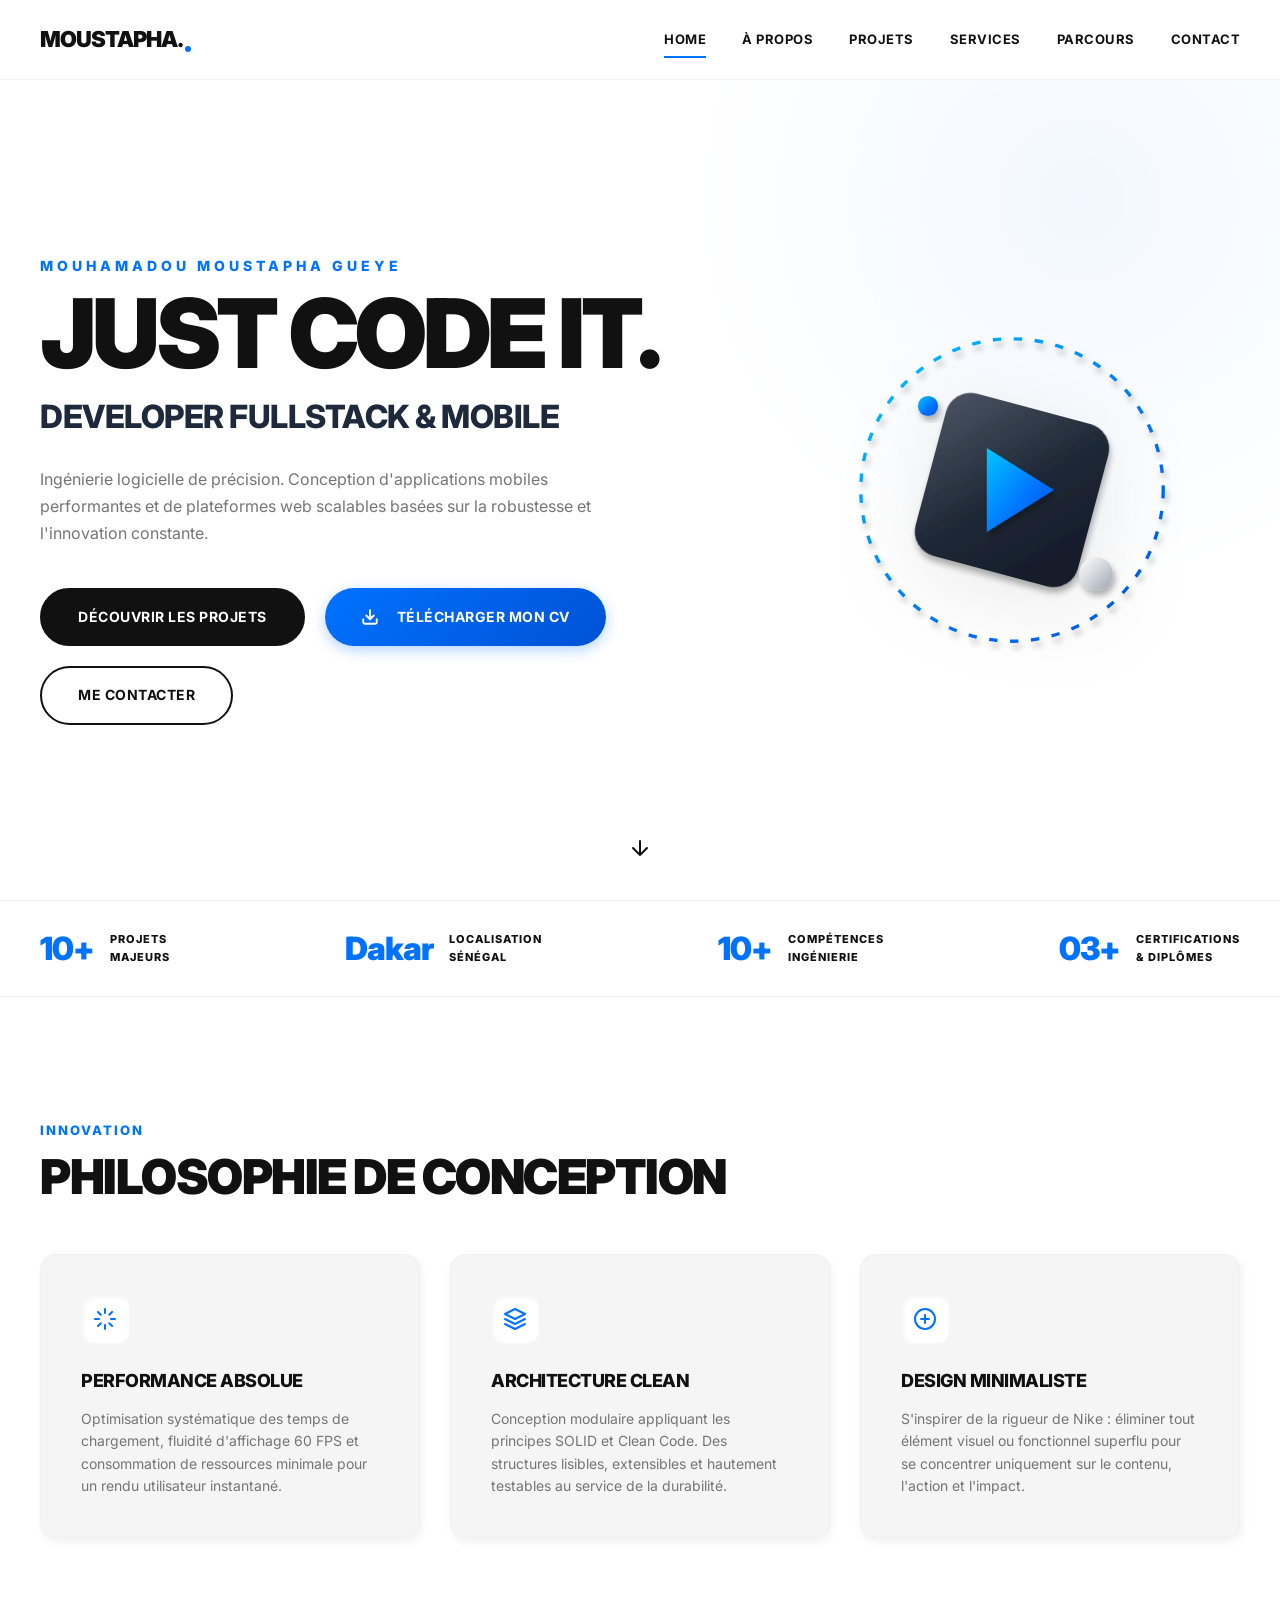
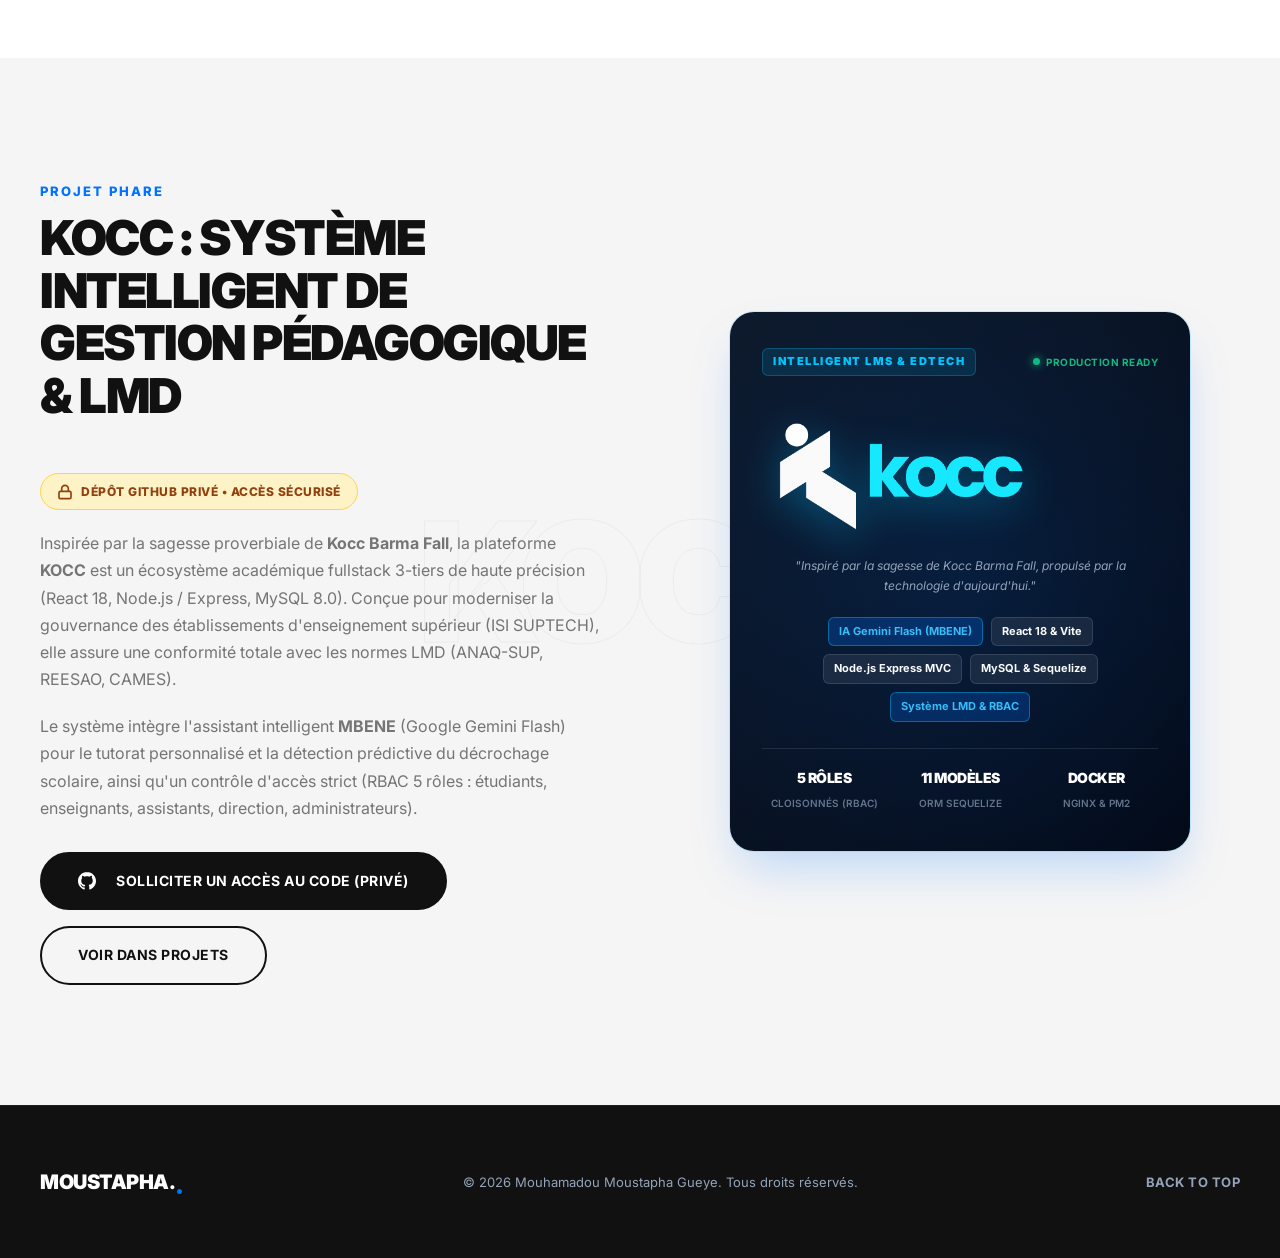
<file: index.html>
<!DOCTYPE html>
<html lang="fr">

<head>
    <meta charset="UTF-8">
    <meta name="viewport" content="width=device-width, initial-scale=1.0">
    <title>MOUSTAPHA. | Développeur Fullstack & Mobile (Home)</title>
    <meta name="description"
        content="Page d'accueil du portfolio de Mouhamadou Moustapha Gueye. Ingénierie logicielle de précision, Flutter, React, Node.js et projet phare KOCC.">
    <!-- Open Graph / LinkedIn / WhatsApp / Facebook -->
    <meta property="og:type" content="website">
    <meta property="og:url" content="https://baay-faal.github.io/myportfolio/">
    <meta property="og:title" content="Moustapha Gueye | Développeur Fullstack & Mobile">
    <meta property="og:description" content="Portfolio d'ingénierie logicielle de Mouhamadou Moustapha Gueye (</Baay_Hacker>). Conception d'applications mobiles Flutter, architectures web robustes et projet phare KOCC.">
    <meta property="og:image" content="https://baay-faal.github.io/myportfolio/images/linkedin_banner.png">
    <!-- Twitter Card -->
    <meta name="twitter:card" content="summary_large_image">
    <meta name="twitter:url" content="https://baay-faal.github.io/myportfolio/">
    <meta name="twitter:title" content="Moustapha Gueye | Développeur Fullstack & Mobile">
    <meta name="twitter:description" content="Portfolio d'ingénierie logicielle de Mouhamadou Moustapha Gueye (</Baay_Hacker>). Conception d'applications mobiles Flutter, architectures web robustes et projet phare KOCC.">
    <meta name="twitter:image" content="https://baay-faal.github.io/myportfolio/images/linkedin_banner.png">
    <!-- Google Fonts: Inter -->
    <link rel="preconnect" href="https://fonts.googleapis.com">
    <link rel="preconnect" href="https://fonts.gstatic.com" crossorigin>
    <link href="https://fonts.googleapis.com/css2?family=Inter:wght@300;400;500;600;700;800;900&display=swap"
        rel="stylesheet">
    <!-- Main Stylesheet -->
    <link rel="stylesheet" href="style.css">
</head>

<body>

    <!-- Header / Navigation -->
    <header class="site-header">
        <div class="header-container">
            <a href="index.html" class="logo" id="logo-nav">MOUSTAPHA.</a>

            <nav class="nav-links" id="nav-links">
                <a href="index.html" class="nav-link">Home</a>
                <a href="about.html" class="nav-link">À Propos</a>
                <a href="projects.html" class="nav-link">Projets</a>
                <a href="services.html" class="nav-link">Services</a>
                <a href="skills.html" class="nav-link">Parcours</a>
                <a href="contact.html" class="nav-link">Contact</a>
            </nav>

            <button class="mobile-menu-btn" id="mobile-menu-btn" aria-label="Menu principal">
                <span class="bar"></span>
                <span class="bar"></span>
                <span class="bar"></span>
            </button>
        </div>
    </header>

    <!-- Hero Section -->
    <section id="home" class="hero-section">
        <div class="hero-bg-accent"></div>
        <div class="hero-container">
            <div class="hero-content">
                <p class="hero-tagline scroll-anim">MOUHAMADOU MOUSTAPHA GUEYE</p>
                <h1 class="hero-title scroll-anim">
                    JUST CODE IT.
                </h1>
                <h2 class="hero-subtitle scroll-anim">
                    DEVELOPER FULLSTACK & MOBILE
                </h2>
                <p class="hero-description scroll-anim">
                    Ingénierie logicielle de précision. Conception d'applications mobiles performantes et de plateformes
                    web scalables basées sur la robustesse et l'innovation constante.
                </p>
                <div class="hero-actions scroll-anim">
                    <a href="projects.html" class="btn btn-primary" id="hero-btn-projects">Découvrir les Projets</a>
                    <a href="images/MouhamadouMGueyeCV.pdf" download="CV_Mouhamadou_Moustapha_Gueye.pdf" target="_blank" class="btn btn-cv" id="hero-btn-cv" aria-label="Télécharger le CV de Mouhamadou Moustapha Gueye">
                        <svg viewBox="0 0 24 24" width="18" height="18" fill="none" stroke="currentColor" stroke-width="2.5" stroke-linecap="round" stroke-linejoin="round" style="display: inline-block; vertical-align: middle; margin-right: 6px;">
                            <path d="M21 15v4a2 2 0 0 1-2 2H5a2 2 0 0 1-2-2v-4"/>
                            <polyline points="7 10 12 15 17 10"/>
                            <line x1="12" y1="15" x2="12" y2="3"/>
                        </svg>
                        <span>Télécharger mon CV</span>
                    </a>
                    <a href="contact.html" class="btn btn-secondary" id="hero-btn-contact">Me Contacter</a>
                </div>
            </div>
            <div class="hero-visual scroll-anim">
                <!-- Abstract visual representation -->
                <svg class="hero-svg-graphic" viewBox="0 0 500 500" fill="none" xmlns="http://www.w3.org/2000/svg">
                    <defs>
                        <linearGradient id="gradient-azur-3d" x1="0%" y1="0%" x2="100%" y2="100%">
                            <stop offset="0%" stop-color="#00C6FF" />
                            <stop offset="60%" stop-color="#0072FF" />
                            <stop offset="100%" stop-color="#0052D4" />
                        </linearGradient>
                        <linearGradient id="gradient-dark-3d" x1="0%" y1="0%" x2="100%" y2="100%">
                            <stop offset="0%" stop-color="#4B5563" />
                            <stop offset="50%" stop-color="#1F2937" />
                            <stop offset="100%" stop-color="#111827" />
                        </linearGradient>
                        <linearGradient id="gradient-steel-3d" x1="0%" y1="0%" x2="100%" y2="100%">
                            <stop offset="0%" stop-color="#FFFFFF" />
                            <stop offset="50%" stop-color="#D1D5DB" />
                            <stop offset="100%" stop-color="#9CA3AF" />
                        </linearGradient>
                        <filter id="shadow-3d" x="-20%" y="-20%" width="150%" height="150%">
                            <feDropShadow dx="3" dy="6" stdDeviation="4" flood-color="#000000" flood-opacity="0.3" />
                        </filter>
                    </defs>
                    <circle cx="250" cy="250" r="180" stroke="url(#gradient-azur-3d)" stroke-width="4"
                        filter="url(#shadow-3d)" stroke-dasharray="10 15" />
                    <rect x="150" y="150" width="200" height="200" rx="30" fill="url(#gradient-dark-3d)"
                        filter="url(#shadow-3d)" transform="rotate(15 250 250)" />
                    <path d="M220 200L300 250L220 300Z" fill="url(#gradient-azur-3d)" filter="url(#shadow-3d)" />
                    <circle cx="150" cy="150" r="12" fill="url(#gradient-azur-3d)" filter="url(#shadow-3d)" />
                    <circle cx="350" cy="350" r="20" fill="url(#gradient-steel-3d)" filter="url(#shadow-3d)" />
                </svg>
            </div>
        </div>
        <div class="scroll-down-indicator">
            <a href="about.html" aria-label="Défiler vers le bas">
                <svg class="scroll-arrow" viewBox="0 0 24 24" width="24" height="24">
                    <path d="M12 5V19M12 19L5 12M12 19L19 12" stroke="#111111" stroke-width="2" stroke-linecap="round"
                        stroke-linejoin="round" />
                </svg>
            </a>
        </div>
    </section>

    <!-- Highlights Band -->
    <div class="home-highlights-band scroll-anim">
        <div class="container highlights-container">
            <div class="highlight-item">
                <span class="highlight-val">10+</span>
                <span class="highlight-txt">Projets<br>Majeurs</span>
            </div>
            <div class="highlight-item">
                <span class="highlight-val">Dakar</span>
                <span class="highlight-txt">Localisation<br>Sénégal</span>
            </div>
            <div class="highlight-item">
                <span class="highlight-val">10+</span>
                <span class="highlight-txt">Compétences<br>Ingénierie</span>
            </div>
            <div class="highlight-item">
                <span class="highlight-val">03+</span>
                <span class="highlight-txt">Certifications<br>& Diplômes</span>
            </div>
        </div>
    </div>

    <!-- Piliers / Philosophie Section -->
    <section class="philosophy-section">
        <div class="container">
            <div class="section-header scroll-anim">
                <span class="section-tag">INNOVATION</span>
                <h2 class="section-title">PHILOSOPHIE DE CONCEPTION</h2>
            </div>

            <div class="philosophy-grid">
                <!-- Card 1: Performance -->
                <div class="philosophy-card scroll-anim" id="phi-performance">
                    <div class="phi-icon">
                        <!-- Speed Gauge SVG -->
                        <svg viewBox="0 0 24 24" width="24" height="24" fill="none" stroke="#0072FF" stroke-width="2"
                            stroke-linecap="round" stroke-linejoin="round">
                            <path
                                d="M12 2v4M12 18v4M4.93 4.93l2.83 2.83M16.24 16.24l2.83 2.83M2 12h4M18 12h4M4.93 19.07l2.83-2.83M16.24 7.76l2.83-2.83" />
                        </svg>
                    </div>
                    <h3>Performance Absolue</h3>
                    <p>Optimisation systématique des temps de chargement, fluidité d'affichage 60 FPS et consommation de
                        ressources minimale pour un rendu utilisateur instantané.</p>
                </div>

                <!-- Card 2: Clean Code -->
                <div class="philosophy-card scroll-anim" id="phi-architecture">
                    <div class="phi-icon">
                        <!-- Layers / Code Structure SVG -->
                        <svg viewBox="0 0 24 24" width="24" height="24" fill="none" stroke="#0072FF" stroke-width="2"
                            stroke-linecap="round" stroke-linejoin="round">
                            <polygon points="12 2 2 7 12 12 22 7 12 2" />
                            <polyline points="2 17 12 22 22 17" />
                            <polyline points="2 12 12 17 22 12" />
                        </svg>
                    </div>
                    <h3>Architecture Clean</h3>
                    <p>Conception modulaire appliquant les principes SOLID et Clean Code. Des structures lisibles,
                        extensibles et hautement testables au service de la durabilité.</p>
                </div>

                <!-- Card 3: Minimalist Design -->
                <div class="philosophy-card scroll-anim" id="phi-minimalism">
                    <div class="phi-icon">
                        <!-- Compass / Geometry SVG -->
                        <svg viewBox="0 0 24 24" width="24" height="24" fill="none" stroke="#0072FF" stroke-width="2"
                            stroke-linecap="round" stroke-linejoin="round">
                            <circle cx="12" cy="12" r="10" />
                            <path d="M12 8v8M8 12h8" />
                        </svg>
                    </div>
                    <h3>Design Minimaliste</h3>
                    <p>S'inspirer de la rigueur de Nike : éliminer tout élément visuel ou fonctionnel superflu pour se
                        concentrer uniquement sur le contenu, l'action et l'impact.</p>
                </div>
            </div>
        </div>
    </section>

    <!-- Section Projet Phare (Nike Billboard Style) -->
    <section class="featured-project-section">
        <div class="bg-watermark-text">KOCC</div>

        <div class="container">
            <div class="featured-grid">

                <!-- Left: Info -->
                <div class="featured-info scroll-anim">
                    <div class="section-header">
                        <span class="section-tag">PROJET PHARE</span>
                        <h2 class="section-title">KOCC : SYSTÈME INTELLIGENT DE GESTION PÉDAGOGIQUE & LMD</h2>
                    </div>

                    <div class="private-repo-pill">
                        <svg viewBox="0 0 24 24" width="16" height="16" fill="none" stroke="currentColor" stroke-width="2.5" stroke-linecap="round" stroke-linejoin="round">
                            <rect x="3" y="11" width="18" height="11" rx="2" ry="2"></rect>
                            <path d="M7 11V7a5 5 0 0 1 10 0v4"></path>
                        </svg>
                        <span>Dépôt GitHub Privé • Accès Sécurisé</span>
                    </div>

                    <p class="about-paragraph" style="margin-bottom: 20px;">
                        Inspirée par la sagesse proverbiale de <strong>Kocc Barma Fall</strong>, la plateforme <strong>KOCC</strong> est un écosystème académique fullstack 3-tiers de haute précision (React 18, Node.js / Express, MySQL 8.0). Conçue pour moderniser la gouvernance des établissements d'enseignement supérieur (ISI SUPTECH), elle assure une conformité totale avec les normes LMD (ANAQ-SUP, REESAO, CAMES).
                    </p>
                    <p class="about-paragraph" style="margin-bottom: 30px;">
                        Le système intègre l'assistant intelligent <strong>MBENE</strong> (Google Gemini Flash) pour le tutorat personnalisé et la détection prédictive du décrochage scolaire, ainsi qu'un contrôle d'accès strict (RBAC 5 rôles : étudiants, enseignants, assistants, direction, administrateurs).
                    </p>

                    <div class="featured-actions-kocc">
                        <a href="contact.html?subject=Demande%20d'acc%C3%A8s%20-%20Projet%20KOCC"
                            class="btn btn-primary" id="featured-btn-kocc-access">
                            <svg viewBox="0 0 24 24" width="18" height="18" fill="#FFFFFF" style="display: inline-block; vertical-align: middle; margin-right: 8px;">
                                <path d="M12 0C5.37 0 0 5.37 0 12c0 5.302 3.438 9.8 8.207 11.387.599.111.793-.261.793-.577v-2.234c-3.338.724-4.033-1.416-4.033-1.416-.546-1.387-1.333-1.756-1.333-1.756-1.089-.745.083-.729.083-.729 1.205.084 1.839 1.237 1.839 1.237 1.07 1.834 2.807 1.304 3.492.997.107-.775.418-1.305.762-1.604-2.665-.305-5.467-1.334-5.467-5.93 0-1.311.469-2.381 1.235-3.221-.124-.303-.535-1.524.117-3.176 0 0 1.008-.322 3.301 1.23.957-.266 1.983-.399 3.003-.404 1.02.005 2.047.138 3.006.404 2.291-1.552 3.297-1.23 3.297-1.23.653 1.653.242 2.874.118 3.176.77.84 1.235 1.911 1.235 3.221 0 4.609-2.807 5.624-5.479 5.921.43.372.823 1.102.823 2.222v3.293c0 .319.192.694.801.576 4.765-1.589 8.199-6.086 8.199-11.386 0-6.627-5.373-12-12-12z"/>
                            </svg>
                            <span>Solliciter un accès au code (Privé)</span>
                        </a>
                        <a href="projects.html#project-card-kocc" class="btn btn-secondary" id="featured-btn-kocc-details">
                            <span>Voir dans Projets</span>
                        </a>
                    </div>
                </div>

                <!-- Right: Visual Billboard Mockup with Official KOCC Logo -->
                <div class="featured-visual scroll-anim">
                    <div class="featured-kocc-card">
                        <!-- Top Bar -->
                        <div class="kocc-card-topbar">
                            <span class="kocc-card-tag">INTELLIGENT LMS & EDTECH</span>
                            <span class="kocc-card-status">
                                <span class="kocc-card-status-dot"></span>
                                Production Ready
                            </span>
                        </div>

                        <!-- App Logo Display -->
                        <div class="kocc-logo-container">
                            <img src="images/kocc-logo-01.png" alt="Logo Officiel de l'application KOCC" class="kocc-app-logo">
                        </div>

                        <!-- Subtitle / Proverb Quote -->
                        <p class="kocc-card-slogan">
                            "Inspiré par la sagesse de Kocc Barma Fall, propulsé par la technologie d'aujourd'hui."
                        </p>

                        <!-- Highlighting Core Innovations -->
                        <div class="kocc-features-chips">
                            <span class="kocc-chip highlight">IA Gemini Flash (MBENE)</span>
                            <span class="kocc-chip">React 18 & Vite</span>
                            <span class="kocc-chip">Node.js Express MVC</span>
                            <span class="kocc-chip">MySQL & Sequelize</span>
                            <span class="kocc-chip highlight">Système LMD & RBAC</span>
                        </div>

                        <!-- Technical Metrics Footer -->
                        <div class="kocc-metrics-row">
                            <div class="kocc-metric-item">
                                <span class="kocc-metric-val">5 RÔLES</span>
                                <span class="kocc-metric-lbl">Cloisonnés (RBAC)</span>
                            </div>
                            <div class="kocc-metric-item">
                                <span class="kocc-metric-val">11 MODÈLES</span>
                                <span class="kocc-metric-lbl">ORM Sequelize</span>
                            </div>
                            <div class="kocc-metric-item">
                                <span class="kocc-metric-val">DOCKER</span>
                                <span class="kocc-metric-lbl">Nginx & PM2</span>
                            </div>
                        </div>
                    </div>
                </div>

            </div>
        </div>
    </section>

            </div>
        </div>
    </section>

    <!-- Footer -->
    <footer class="site-footer">
        <div class="container footer-container">
            <span class="footer-logo">MOUSTAPHA.</span>
            <p class="footer-copyright">&copy; 2026 Mouhamadou Moustapha Gueye. Tous droits réservés.</p>
            <div class="footer-bottom-links">
                <a href="#home">Back to top</a>
            </div>
        </div>
    </footer>

    <!-- Main JavaScript File -->
    <script src="script.js"></script>
</body>

</html>
</file>
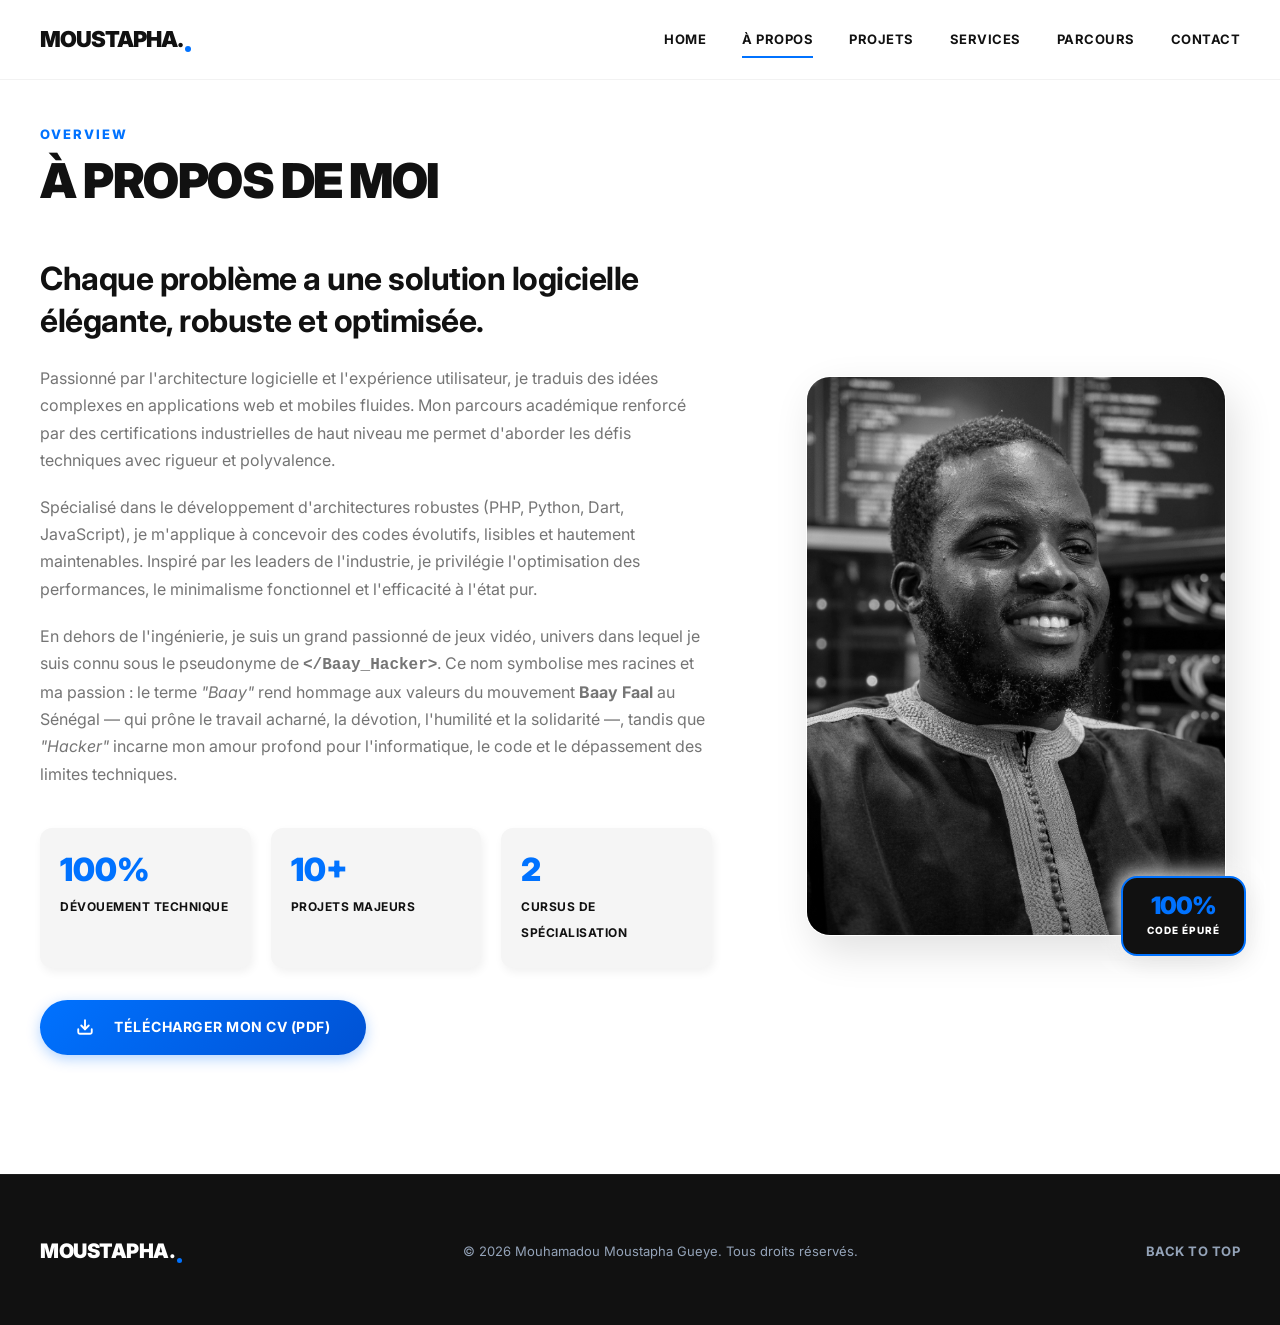
<file: about.html>
<!DOCTYPE html>
<html lang="fr">

<head>
    <meta charset="UTF-8">
    <meta name="viewport" content="width=device-width, initial-scale=1.0">
    <title>MOUSTAPHA. | À Propos</title>
    <meta name="description"
        content="Découvrez le profil professionnel, les statistiques clés et la vision de développement logiciel de Mouhamadou Moustapha Gueye.">
    <!-- Open Graph / Social Sharing -->
    <meta property="og:type" content="profile">
    <meta property="og:url" content="https://baay-faal.github.io/myportfolio/about.html">
    <meta property="og:title" content="À Propos de Moustapha Gueye | </Baay_Hacker>">
    <meta property="og:description" content="Découvrez le profil de Mouhamadou Moustapha Gueye, son parcours d'ingénieur logiciel, et l'histoire de son alias </Baay_Hacker>.">
    <meta property="og:image" content="https://baay-faal.github.io/myportfolio/images/linkedin_banner.png">
    <!-- Google Fonts: Inter -->
    <link rel="preconnect" href="https://fonts.googleapis.com">
    <link rel="preconnect" href="https://fonts.gstatic.com" crossorigin>
    <link href="https://fonts.googleapis.com/css2?family=Inter:wght@300;400;500;600;700;800;900&display=swap"
        rel="stylesheet">
    <!-- Main Stylesheet -->
    <link rel="stylesheet" href="style.css">
</head>

<body>

    <!-- Header / Navigation -->
    <header class="site-header">
        <div class="header-container">
            <a href="index.html" class="logo" id="logo-nav">MOUSTAPHA.</a>

            <nav class="nav-links" id="nav-links">
                <a href="index.html" class="nav-link">Home</a>
                <a href="about.html" class="nav-link">À Propos</a>
                <a href="projects.html" class="nav-link">Projets</a>
                <a href="services.html" class="nav-link">Services</a>
                <a href="skills.html" class="nav-link">Parcours</a>
                <a href="contact.html" class="nav-link">Contact</a>
            </nav>

            <button class="mobile-menu-btn" id="mobile-menu-btn" aria-label="Menu principal">
                <span class="bar"></span>
                <span class="bar"></span>
                <span class="bar"></span>
            </button>
        </div>
    </header>

    <!-- À Propos (About Me) -->
    <section id="about" class="about-section"
        style="min-height: calc(100vh - var(--header-height)); display: flex; align-items: center;">
        <div class="container">
            <div class="section-header scroll-anim">
                <span class="section-tag">OVERVIEW</span>
                <h2 class="section-title">À PROPOS DE MOI</h2>
            </div>

            <div class="about-grid">
                <div class="about-text scroll-anim">
                    <h3 class="about-highlight">Chaque problème a une solution logicielle élégante, robuste et
                        optimisée.</h3>
                    <p class="about-paragraph">
                        Passionné par l'architecture logicielle et l'expérience utilisateur, je traduis des idées
                        complexes en applications web et mobiles fluides. Mon parcours académique renforcé par des
                        certifications industrielles de haut niveau me permet d'aborder les défis techniques avec
                        rigueur et polyvalence.
                    </p>
                    <p class="about-paragraph">
                        Spécialisé dans le développement d'architectures robustes (PHP, Python, Dart, JavaScript), je
                        m'applique à concevoir des codes évolutifs, lisibles et hautement maintenables. Inspiré par les
                        leaders de l'industrie, je privilégie l'optimisation des performances, le minimalisme
                        fonctionnel et l'efficacité à l'état pur.
                    </p>
                    <p class="about-paragraph">
                        En dehors de l'ingénierie, je suis un grand passionné de jeux vidéo, univers dans lequel je suis connu sous le pseudonyme de <strong><code>&lt;/Baay_Hacker&gt;</code></strong>. Ce nom symbolise mes racines et ma passion : le terme <em>"Baay"</em> rend hommage aux valeurs du mouvement <strong>Baay Faal</strong> au Sénégal — qui prône le travail acharné, la dévotion, l'humilité et la solidarité —, tandis que <em>"Hacker"</em> incarne mon amour profond pour l'informatique, le code et le dépassement des limites techniques.
                    </p>

                    <!-- Core stats -->
                    <div class="stats-grid">
                        <div class="stat-card" id="stat-1">
                            <span class="stat-num">100%</span>
                            <span class="stat-label">Dévouement Technique</span>
                        </div>
                        <div class="stat-card" id="stat-2">
                            <span class="stat-num">10+</span>
                            <span class="stat-label">Projets Majeurs</span>
                        </div>
                        <div class="stat-card" id="stat-3">
                            <span class="stat-num">2</span>
                            <span class="stat-label">Cursus de Spécialisation</span>
                        </div>
                    </div>

                    <!-- CV Download Callout -->
                    <div class="about-cv-action" style="margin-top: 32px;">
                        <a href="images/MouhamadouMGueyeCV.pdf" download="CV_Mouhamadou_Moustapha_Gueye.pdf" target="_blank" class="btn btn-cv" id="about-btn-cv" aria-label="Télécharger le CV de Mouhamadou Moustapha Gueye">
                            <svg viewBox="0 0 24 24" width="18" height="18" fill="none" stroke="currentColor" stroke-width="2.5" stroke-linecap="round" stroke-linejoin="round" style="display: inline-block; vertical-align: middle; margin-right: 8px;">
                                <path d="M21 15v4a2 2 0 0 1-2 2H5a2 2 0 0 1-2-2v-4"/>
                                <polyline points="7 10 12 15 17 10"/>
                                <line x1="12" y1="15" x2="12" y2="3"/>
                            </svg>
                            <span>Télécharger mon CV (PDF)</span>
                        </a>
                    </div>
                </div>

                <div class="about-visual scroll-anim">
                    <div class="profile-portrait-container">
                        <div class="profile-portrait-frame">
                            <img src="images/profile.jpg" alt="Mouhamadou Moustapha Gueye" class="profile-portrait-img">
                            <div class="profile-portrait-overlay"></div>
                        </div>
                        <div class="profile-experience-tag">
                            <span class="tag-number">100%</span>
                            <span class="tag-text">Code Épuré</span>
                        </div>
                    </div>
                </div>
            </div>
        </div>
    </section>

    <!-- Footer -->
    <footer class="site-footer">
        <div class="container footer-container">
            <span class="footer-logo">MOUSTAPHA.</span>
            <p class="footer-copyright">&copy; 2026 Mouhamadou Moustapha Gueye. Tous droits réservés. </p>
            <div class="footer-bottom-links">
                <a href="#about">Back to top</a>
            </div>
        </div>
    </footer>

    <!-- Main JavaScript File -->
    <script src="script.js"></script>
</body>

</html>
</file>
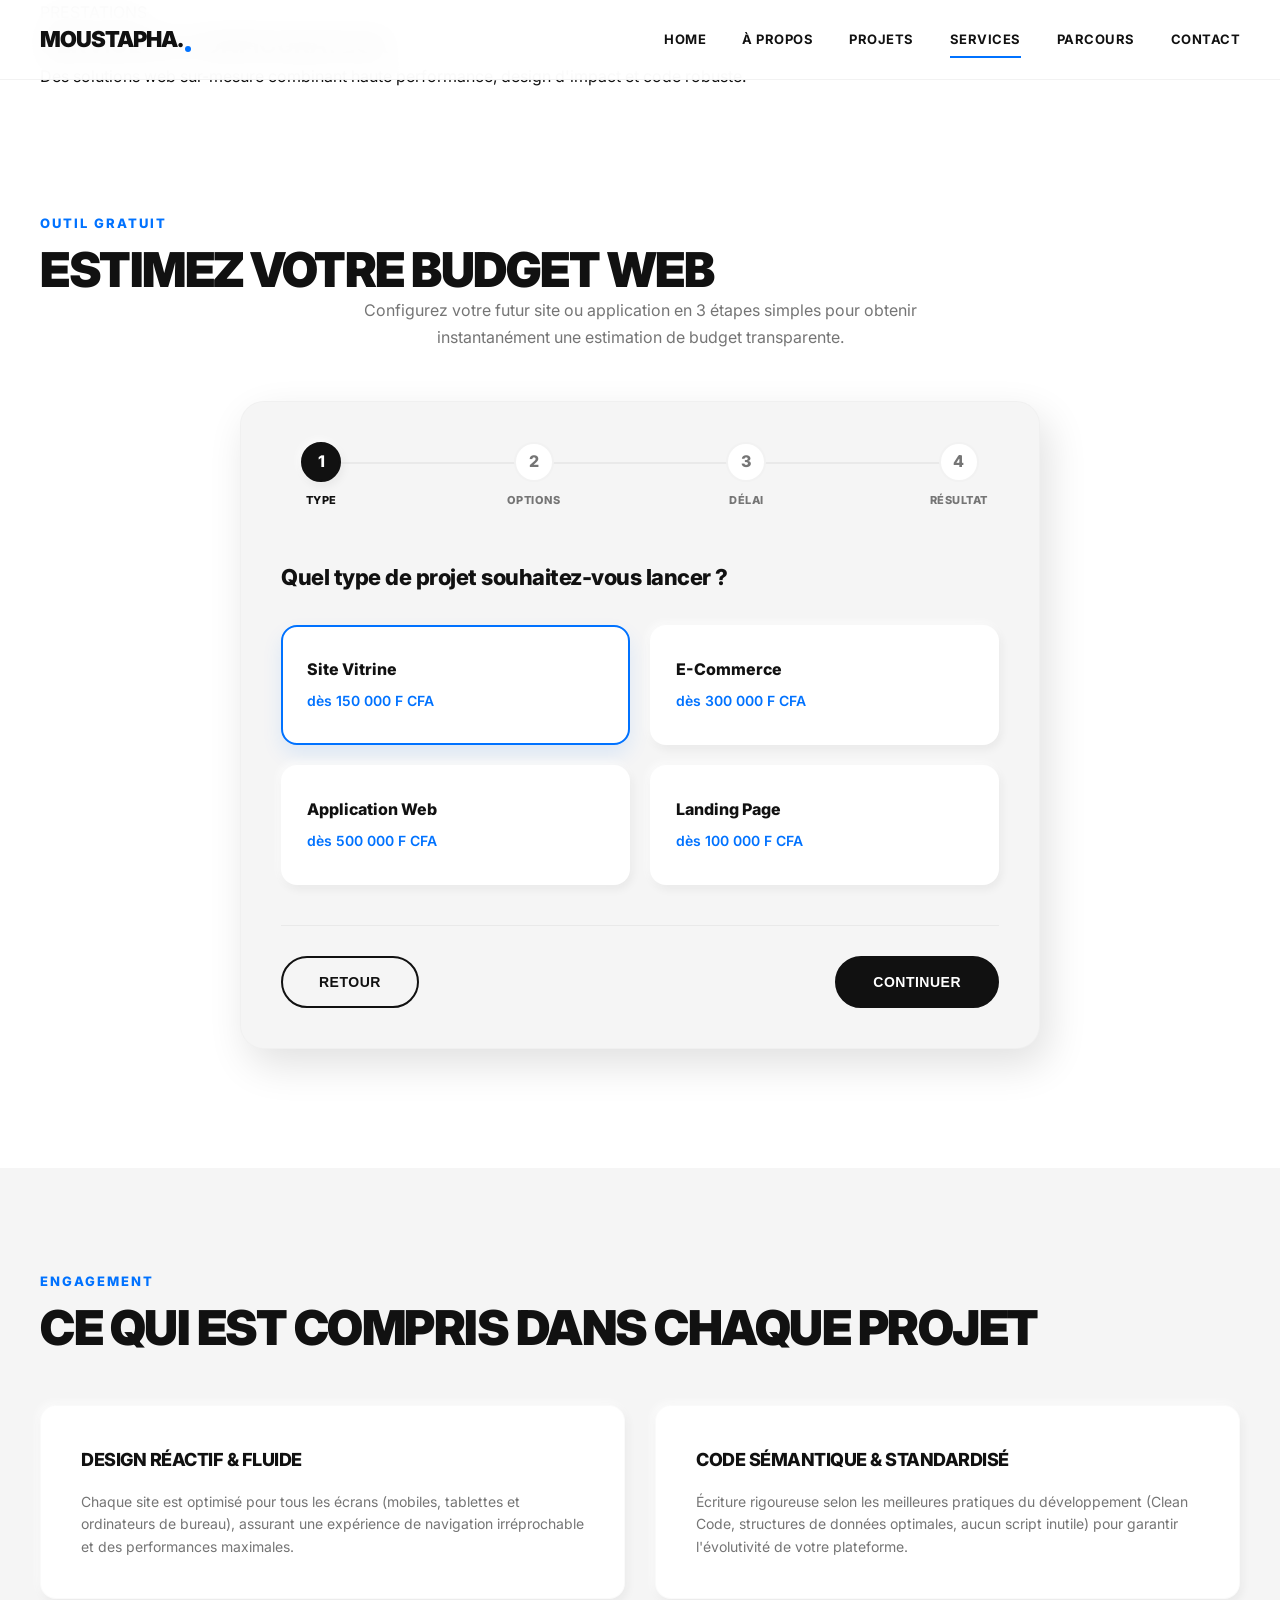
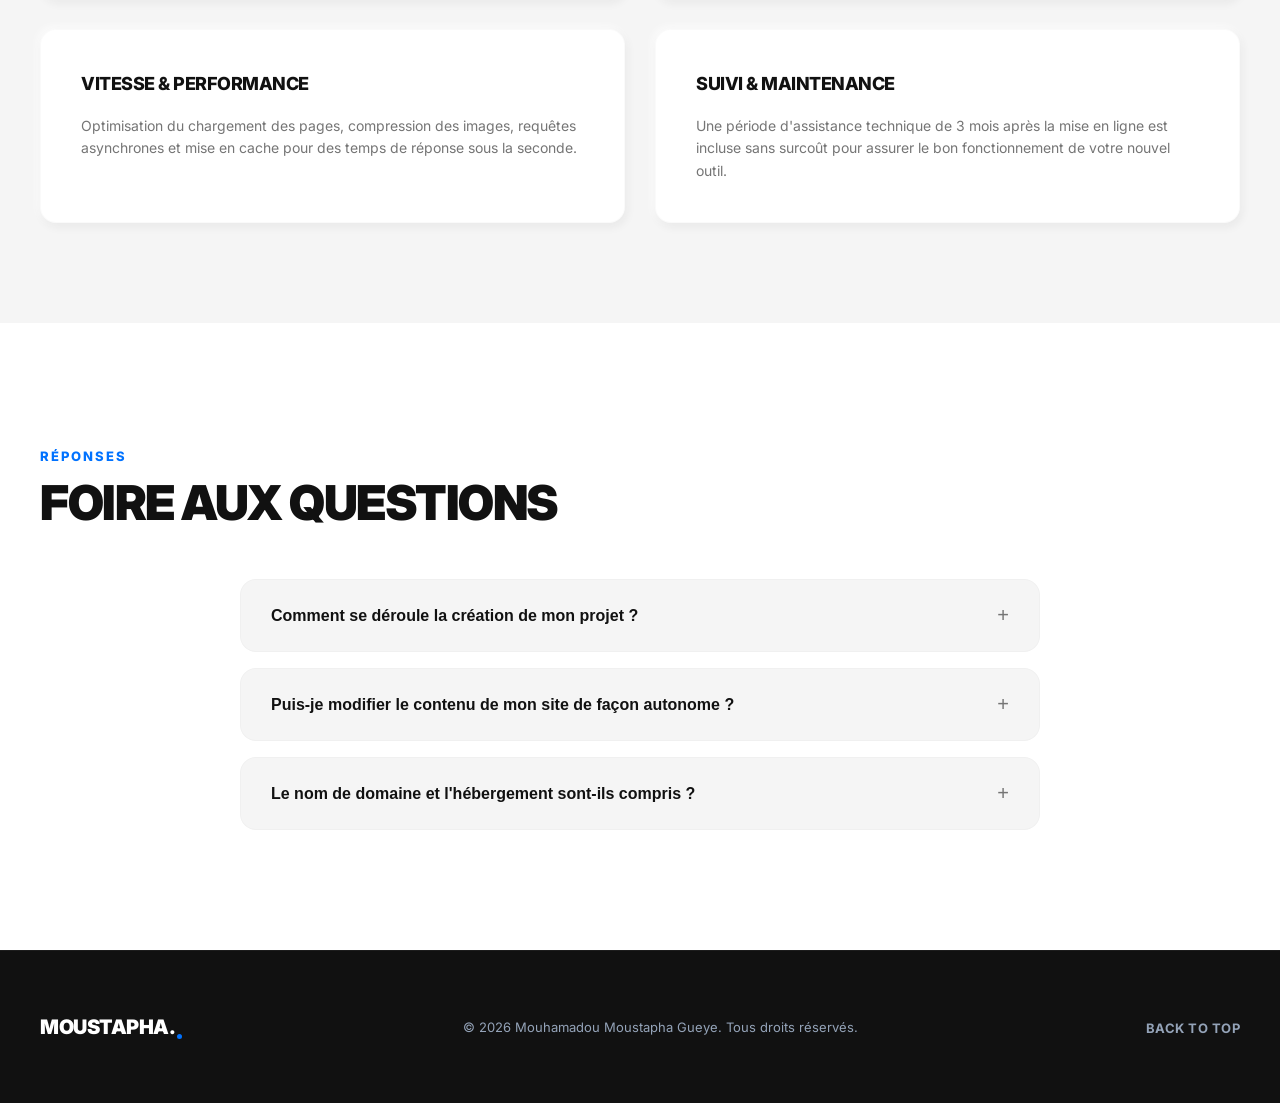
<file: services.html>
<!DOCTYPE html>
<html lang="fr">

<head>
    <meta charset="UTF-8">
    <meta name="viewport" content="width=device-width, initial-scale=1.0">
    <title>MOUSTAPHA. | Services & Estimation de Budget</title>
    <meta name="description"
        content="Estimez le budget de votre projet de site vitrine, e-commerce, application web ou landing page grâce à notre configurateur interactif.">
    <!-- Open Graph / Social Sharing -->
    <meta property="og:type" content="website">
    <meta property="og:url" content="https://baay-faal.github.io/myportfolio/services.html">
    <meta property="og:title" content="Services & Estimation de Budget Web | Moustapha Gueye">
    <meta property="og:description" content="Estimez en direct le budget de votre futur projet digital grâce à un simulateur transparent et sur-mesure en FCFA.">
    <meta property="og:image" content="https://baay-faal.github.io/myportfolio/images/linkedin_banner.png">
    <!-- Google Fonts: Inter -->
    <link rel="preconnect" href="https://fonts.googleapis.com">
    <link rel="preconnect" href="https://fonts.gstatic.com" crossorigin>
    <link href="https://fonts.googleapis.com/css2?family=Inter:wght@300;400;500;600;700;800;900&display=swap"
        rel="stylesheet">
    <!-- Main Stylesheet -->
    <link rel="stylesheet" href="style.css">
</head>

<body>

    <!-- Header / Navigation -->
    <header class="site-header">
        <div class="header-container">
            <a href="index.html" class="logo" id="logo-nav">MOUSTAPHA.</a>

            <nav class="nav-links" id="nav-links">
                <a href="index.html" class="nav-link">Home</a>
                <a href="about.html" class="nav-link">À Propos</a>
                <a href="projects.html" class="nav-link">Projets</a>
                <a href="services.html" class="nav-link">Services</a>
                <a href="skills.html" class="nav-link">Parcours</a>
                <a href="contact.html" class="nav-link">Contact</a>
            </nav>

            <button class="mobile-menu-btn" id="mobile-menu-btn" aria-label="Menu principal">
                <span class="bar"></span>
                <span class="bar"></span>
                <span class="bar"></span>
            </button>
        </div>
    </header>

    <!-- Services Header Section -->
    <section class="page-title-section scroll-anim">
        <div class="container">
            <span class="page-tag">PRESTATIONS</span>
            <h1 class="page-title">SERVICES & CONFIGURATEUR</h1>
            <p class="page-subtitle">Des solutions web sur-mesure combinant haute performance, design d'impact et code robuste.</p>
        </div>
    </section>

    <!-- Interactive Estimator Section -->
    <section class="services-section">
        <div class="container">
            <div class="section-header scroll-anim">
                <span class="section-tag">OUTIL GRATUIT</span>
                <h2 class="section-title">ESTIMEZ VOTRE BUDGET WEB</h2>
                <p class="about-paragraph" style="text-align: center; max-width: 600px; margin: 0 auto;">
                    Configurez votre futur site ou application en 3 étapes simples pour obtenir instantanément une estimation de budget transparente.
                </p>
            </div>

            <div class="estimator-container scroll-anim">
                <!-- Step Indicators -->
                <div class="estimator-steps">
                    <div class="step-indicator active" data-step="1">
                        <span class="step-num">1</span>
                        <span class="step-label">Type</span>
                    </div>
                    <div class="step-indicator" data-step="2">
                        <span class="step-num">2</span>
                        <span class="step-label">Options</span>
                    </div>
                    <div class="step-indicator" data-step="3">
                        <span class="step-num">3</span>
                        <span class="step-label">Délai</span>
                    </div>
                    <div class="step-indicator" data-step="4">
                        <span class="step-num">4</span>
                        <span class="step-label">Résultat</span>
                    </div>
                </div>

                <!-- Step Contents -->
                <div class="estimator-form">
                    
                    <!-- Step 1: Type of Project -->
                    <div class="step-content active" id="step-1-content">
                        <h3 class="step-title">Quel type de projet souhaitez-vous lancer ?</h3>
                        <div class="options-grid grid-2x2">
                            <label class="option-card" for="type-vitrine">
                                <input type="radio" name="project-type" id="type-vitrine" value="150000" checked>
                                <div class="option-card-inner">
                                    <span class="option-name">Site Vitrine</span>
                                    <span class="option-price">dès 150 000 F CFA</span>
                                </div>
                            </label>
                            <label class="option-card" for="type-ecommerce">
                                <input type="radio" name="project-type" id="type-ecommerce" value="300000">
                                <div class="option-card-inner">
                                    <span class="option-name">E-Commerce</span>
                                    <span class="option-price">dès 300 000 F CFA</span>
                                </div>
                            </label>
                            <label class="option-card" for="type-webapp">
                                <input type="radio" name="project-type" id="type-webapp" value="500000">
                                <div class="option-card-inner">
                                    <span class="option-name">Application Web</span>
                                    <span class="option-price">dès 500 000 F CFA</span>
                                </div>
                            </label>
                            <label class="option-card" for="type-landing">
                                <input type="radio" name="project-type" id="type-landing" value="100000">
                                <div class="option-card-inner">
                                    <span class="option-name">Landing Page</span>
                                    <span class="option-price">dès 100 000 F CFA</span>
                                </div>
                            </label>
                        </div>
                    </div>

                    <!-- Step 2: Options (Features) -->
                    <div class="step-content" id="step-2-content">
                        <h3 class="step-title">Sélectionnez les options complémentaires :</h3>
                        <div class="options-grid grid-2x2">
                            <label class="option-card check-card" for="opt-design">
                                <input type="checkbox" id="opt-design" data-price="50000">
                                <div class="option-card-inner">
                                    <span class="option-name">Design UI/UX Sur-mesure</span>
                                    <span class="option-price">+50 000 F CFA</span>
                                </div>
                            </label>
                            <label class="option-card check-card" for="opt-seo">
                                <input type="checkbox" id="opt-seo" data-price="30000">
                                <div class="option-card-inner">
                                    <span class="option-name">Optimisation SEO Pro</span>
                                    <span class="option-price">+30 000 F CFA</span>
                                </div>
                            </label>
                            <label class="option-card check-card" for="opt-dashboard">
                                <input type="checkbox" id="opt-dashboard" data-price="80000">
                                <div class="option-card-inner">
                                    <span class="option-name">Dashboard d'Administration</span>
                                    <span class="option-price">+80 000 F CFA</span>
                                </div>
                            </label>
                            <label class="option-card check-card" for="opt-host">
                                <input type="checkbox" id="opt-host" data-price="40000">
                                <div class="option-card-inner">
                                    <span class="option-name">Hébergement & Domaine (1 an)</span>
                                    <span class="option-price">+40 000 F CFA</span>
                                </div>
                            </label>
                        </div>
                    </div>

                    <!-- Step 3: Deadline -->
                    <div class="step-content" id="step-3-content">
                        <h3 class="step-title">Quel est le délai de livraison souhaité ?</h3>
                        <div class="options-grid grid-3col">
                            <label class="option-card" for="delay-normal">
                                <input type="radio" name="project-delay" id="delay-normal" value="1.0" checked>
                                <div class="option-card-inner">
                                    <span class="option-name">Standard</span>
                                    <span class="option-price">4-6 semaines (Normal)</span>
                                </div>
                            </label>
                            <label class="option-card" for="delay-urgent">
                                <input type="radio" name="project-delay" id="delay-urgent" value="1.3">
                                <div class="option-card-inner">
                                    <span class="option-name">Urgent</span>
                                    <span class="option-price">Sous 2 semaines (+30%)</span>
                                </div>
                            </label>
                            <label class="option-card" for="delay-express">
                                <input type="radio" name="project-delay" id="delay-express" value="1.5">
                                <div class="option-card-inner">
                                    <span class="option-name">Express</span>
                                    <span class="option-price">Sous 1 semaine (+50%)</span>
                                </div>
                            </label>
                        </div>
                    </div>

                    <!-- Step 4: Result -->
                    <div class="step-content" id="step-4-content">
                        <div class="result-box">
                            <h3 class="result-heading">Estimation de votre budget</h3>
                            <div class="result-price-container">
                                <span class="result-value" id="estimated-total">150 000</span>
                                <span class="result-currency">F CFA</span>
                            </div>
                            <p class="result-disclaimer">Cette estimation instantanée est fournie à titre indicatif selon vos critères de configuration.</p>
                            <div class="result-actions">
                                <a href="contact.html" class="btn btn-primary" id="launch-project-btn">Lancer mon projet avec ce budget</a>
                            </div>
                        </div>
                    </div>

                </div>

                <!-- Navigation Buttons -->
                <div class="estimator-nav">
                    <button class="btn btn-secondary" id="btn-prev" disabled>Retour</button>
                    <button class="btn btn-primary" id="btn-next">Continuer</button>
                </div>
            </div>
        </div>
    </section>

    <!-- Services Details (Enrichment) -->
    <section class="services-details-section">
        <div class="container">
            <div class="section-header scroll-anim">
                <span class="section-tag">ENGAGEMENT</span>
                <h2 class="section-title">CE QUI EST COMPRIS DANS CHAQUE PROJET</h2>
            </div>
            
            <div class="services-details-grid scroll-anim">
                <div class="service-detail-card">
                    <h4>Design Réactif & Fluide</h4>
                    <p>Chaque site est optimisé pour tous les écrans (mobiles, tablettes et ordinateurs de bureau), assurant une expérience de navigation irréprochable et des performances maximales.</p>
                </div>
                <div class="service-detail-card">
                    <h4>Code Sémantique & Standardisé</h4>
                    <p>Écriture rigoureuse selon les meilleures pratiques du développement (Clean Code, structures de données optimales, aucun script inutile) pour garantir l'évolutivité de votre plateforme.</p>
                </div>
                <div class="service-detail-card">
                    <h4>Vitesse & Performance</h4>
                    <p>Optimisation du chargement des pages, compression des images, requêtes asynchrones et mise en cache pour des temps de réponse sous la seconde.</p>
                </div>
                <div class="service-detail-card">
                    <h4>Suivi & Maintenance</h4>
                    <p>Une période d'assistance technique de 3 mois après la mise en ligne est incluse sans surcoût pour assurer le bon fonctionnement de votre nouvel outil.</p>
                </div>
            </div>
        </div>
    </section>

    <!-- Minimalist FAQ Section (Enrichment) -->
    <section class="faq-section">
        <div class="container">
            <div class="section-header scroll-anim">
                <span class="section-tag">RÉPONSES</span>
                <h2 class="section-title">FOIRE AUX QUESTIONS</h2>
            </div>

            <div class="faq-accordion scroll-anim">
                <div class="faq-item">
                    <button class="faq-question">Comment se déroule la création de mon projet ?</button>
                    <div class="faq-answer">
                        <p>La création de votre site se fait en 4 phases simples :</p>
                        <ol style="margin-left: 20px; margin-top: 10px; line-height: 1.6;">
                            <li>Analyse de vos objectifs et cadrage technique.</li>
                            <li>Création et validation des maquettes graphiques (design UI/UX).</li>
                            <li>Développement et tests rigoureux du code.</li>
                            <li>Déploiement en ligne et formation à sa prise en main.</li>
                        </ol>
                    </div>
                </div>

                <div class="faq-item">
                    <button class="faq-question">Puis-je modifier le contenu de mon site de façon autonome ?</button>
                    <div class="faq-answer">
                        <p>Oui. Pour les sites vitrines et e-commerce, un dashboard administratif sécurisé et simple d'utilisation peut être développé sur-mesure (voir option Étape 2) afin que vous puissiez éditer vos textes, articles ou photos en toute autonomie.</p>
                    </div>
                </div>

                <div class="faq-item">
                    <button class="faq-question">Le nom de domaine et l'hébergement sont-ils compris ?</button>
                    <div class="faq-answer">
                        <p>Ces éléments sont à votre charge, mais je propose une option d'accompagnement complet d'un an pour configurer l'hébergement serveur, réserver votre nom de domaine (.com, .net, .sn, etc.) et sécuriser votre site avec un certificat SSL.</p>
                    </div>
                </div>
            </div>
        </div>
    </section>

    <!-- Footer -->
    <footer class="site-footer">
        <div class="container footer-container">
            <span class="footer-logo">MOUSTAPHA.</span>
            <p class="footer-copyright">&copy; 2026 Mouhamadou Moustapha Gueye. Tous droits réservés.</p>
            <div class="footer-bottom-links">
                <a href="#logo-nav">Back to top</a>
            </div>
        </div>
    </footer>

    <!-- Main JavaScript File -->
    <script src="script.js"></script>
    <script>
        // Minimalist Accordion Logic
        document.addEventListener('DOMContentLoaded', () => {
            const faqQuestions = document.querySelectorAll('.faq-question');
            
            faqQuestions.forEach(q => {
                q.addEventListener('click', () => {
                    const item = q.closest('.faq-item');
                    const isActive = item.classList.contains('active');
                    
                    // Close all other items
                    document.querySelectorAll('.faq-item').forEach(el => el.classList.remove('active'));
                    
                    // Toggle current item
                    if (!isActive) {
                        item.classList.add('active');
                    }
                });
            });
        });
    </script>
</body>

</html>
</file>
<file: style.css>
/* ==========================================================================
   CSS DESIGN SYSTEM - NIKE INSPIRED DEVELOPER PORTFOLIO
   ========================================================================== */

/* --- Fonts & Root Variables --- */
:root {
    --color-azur: #0072FF;
    --color-azur-hover: #0052D4;
    --color-azur-light: rgba(0, 114, 255, 0.08);
    --color-dark: #111111;
    --color-gray-dark: #1E293B;
    --color-gray-medium: #757575;
    --color-gray-light: #F5F5F5;
    --color-white: #FFFFFF;
    
    --font-primary: 'Inter', -apple-system, BlinkMacSystemFont, "Segoe UI", Roboto, Helvetica, Arial, sans-serif;
    --header-height: 80px;
    --transition-smooth: all 0.4s cubic-bezier(0.16, 1, 0.3, 1);
    --transition-fast: all 0.2s ease;
    
    /* Premium 3D Shadow Tokens */
    --shadow-3d-sm: 2px 4px 10px rgba(0, 0, 0, 0.06), -2px -2px 10px rgba(255, 255, 255, 0.8);
    --shadow-3d-md: 4px 8px 24px rgba(0, 0, 0, 0.08), -4px -4px 20px rgba(255, 255, 255, 0.9);
    --shadow-3d-lg: 8px 16px 40px rgba(0, 0, 0, 0.12), -8px -8px 30px rgba(255, 255, 255, 0.9);
    --shadow-inset-3d: inset 2px 2px 5px rgba(0, 0, 0, 0.05), inset -2px -2px 5px rgba(255, 255, 255, 0.8);
}

/* --- Reset & Base Styles --- */
*, *::before, *::after {
    box-sizing: border-box;
    margin: 0;
    padding: 0;
}

html {
    scroll-behavior: smooth;
    scroll-padding-top: var(--header-height);
}

body {
    font-family: var(--font-primary);
    background-color: var(--color-white);
    color: var(--color-dark);
    line-height: 1.6;
    overflow-x: hidden;
    -webkit-font-smoothing: antialiased;
}

.container {
    width: 100%;
    max-width: 1300px;
    margin: 0 auto;
    padding: 0 40px;
}

a {
    color: inherit;
    text-decoration: none;
    transition: var(--transition-fast);
}

ul {
    list-style: none;
}

img, svg {
    max-width: 100%;
    height: auto;
    display: block;
}

/* --- Reusable Section Headers --- */
.section-header {
    margin-bottom: 50px;
}

.section-tag {
    font-size: 13px;
    font-weight: 800;
    letter-spacing: 2px;
    color: var(--color-azur);
    display: inline-block;
    margin-bottom: 10px;
    text-transform: uppercase;
}

.section-title {
    font-size: clamp(2rem, 4vw, 3rem);
    font-weight: 900;
    letter-spacing: -1.5px;
    text-transform: uppercase;
    line-height: 1.1;
    color: var(--color-dark);
}

/* --- Buttons --- */
.btn {
    display: inline-flex;
    align-items: center;
    justify-content: center;
    gap: 12px;
    padding: 16px 36px;
    font-size: 14px;
    font-weight: 700;
    letter-spacing: 0.5px;
    text-transform: uppercase;
    border-radius: 30px;
    cursor: pointer;
    transition: var(--transition-smooth);
    border: 2px solid transparent;
    text-align: center;
}

.btn-primary {
    background-color: var(--color-dark);
    color: var(--color-white);
    border-color: var(--color-dark);
}

.btn-primary:hover {
    background-color: var(--color-azur);
    border-color: var(--color-azur);
    transform: translateY(-2px);
    box-shadow: 0 10px 20px rgba(0, 114, 255, 0.2);
}

.btn-secondary {
    background-color: transparent;
    color: var(--color-dark);
    border-color: var(--color-dark);
}

.btn-secondary:hover {
    background-color: var(--color-gray-light);
    border-color: var(--color-azur);
    color: var(--color-azur);
    transform: translateY(-2px);
}

.btn-cv {
    background: linear-gradient(135deg, #0072FF 0%, #0052D4 100%);
    color: var(--color-white);
    border: none;
    box-shadow: 0 4px 14px rgba(0, 114, 255, 0.3);
}

.btn-cv:hover {
    background: linear-gradient(135deg, #00C6FF 0%, #0072FF 100%);
    color: var(--color-white);
    transform: translateY(-2px);
    box-shadow: 0 8px 22px rgba(0, 114, 255, 0.45);
}

.btn-cv svg {
    transition: transform 0.3s ease;
}

.btn-cv:hover svg {
    transform: translateY(2px);
}

.btn-full-width {
    width: 100%;
}

.btn-icon {
    transition: transform 0.3s ease;
}

.btn:hover .btn-icon {
    transform: translate(3px, -2px);
}

/* --- Header / Navigation --- */
.site-header {
    position: fixed;
    top: 0;
    left: 0;
    width: 100%;
    height: var(--header-height);
    background: rgba(255, 255, 255, 0.95);
    backdrop-filter: blur(15px);
    -webkit-backdrop-filter: blur(15px);
    border-bottom: 1px solid rgba(0, 0, 0, 0.05);
    z-index: 1000;
    transition: var(--transition-smooth);
}

.site-header.scrolled {
    height: 70px;
    box-shadow: 0 10px 30px rgba(0, 0, 0, 0.04);
}

.header-container {
    max-width: 1400px;
    height: 100%;
    margin: 0 auto;
    padding: 0 40px;
    display: flex;
    align-items: center;
    justify-content: space-between;
}

.logo {
    font-size: 22px;
    font-weight: 900;
    letter-spacing: -1px;
    color: var(--color-dark);
    position: relative;
}

.logo::after {
    content: '';
    position: absolute;
    width: 6px;
    height: 6px;
    background-color: var(--color-azur);
    border-radius: 50%;
    bottom: 5px;
    right: -8px;
}

.nav-links {
    display: flex;
    gap: 36px;
}

.nav-link {
    font-size: 13px;
    font-weight: 700;
    letter-spacing: 0.5px;
    text-transform: uppercase;
    color: var(--color-dark);
    position: relative;
    padding: 8px 0;
}

.nav-link::after {
    content: '';
    position: absolute;
    bottom: 0;
    left: 0;
    width: 100%;
    height: 2px;
    background-color: var(--color-azur);
    transform: scaleX(0);
    transform-origin: right;
    transition: transform 0.3s cubic-bezier(0.16, 1, 0.3, 1);
}

.nav-link:hover::after,
.nav-link.active::after {
    transform: scaleX(1);
    transform-origin: left;
}

.nav-link:hover {
    color: var(--color-azur);
}

.mobile-menu-btn {
    display: none;
    background: none;
    border: none;
    cursor: pointer;
    flex-direction: column;
    gap: 6px;
    padding: 4px;
    z-index: 1001;
}

.mobile-menu-btn .bar {
    width: 25px;
    height: 2px;
    background-color: var(--color-dark);
    transition: var(--transition-fast);
}

/* Hamburger State */
.mobile-menu-btn.active .bar:nth-child(1) {
    transform: translateY(8px) rotate(45deg);
    background-color: var(--color-azur);
}
.mobile-menu-btn.active .bar:nth-child(2) {
    opacity: 0;
}
.mobile-menu-btn.active .bar:nth-child(3) {
    transform: translateY(-8px) rotate(-45deg);
    background-color: var(--color-azur);
}

/* --- Hero Section --- */
.hero-section {
    position: relative;
    min-height: 100vh;
    padding-top: var(--header-height);
    display: flex;
    align-items: center;
    background-color: var(--color-white);
    overflow: hidden;
}

.hero-bg-accent {
    position: absolute;
    top: -200px;
    right: -200px;
    width: 800px;
    height: 800px;
    border-radius: 50%;
    background: radial-gradient(circle, rgba(0, 114, 255, 0.05) 0%, rgba(255, 255, 255, 0) 70%);
    z-index: 0;
    pointer-events: none;
}

.hero-container {
    width: 100%;
    max-width: 1300px;
    margin: 0 auto;
    padding: 0 40px;
    display: grid;
    grid-template-columns: 1.2fr 0.8fr;
    gap: 60px;
    align-items: center;
    position: relative;
    z-index: 2;
}

.hero-tagline {
    font-size: 14px;
    font-weight: 800;
    letter-spacing: 4px;
    color: var(--color-azur);
    margin-bottom: 12px;
    text-transform: uppercase;
}

.hero-title {
    font-size: clamp(3rem, 7.5vw, 6rem);
    font-weight: 900;
    line-height: 0.9;
    letter-spacing: -4px;
    text-transform: uppercase;
    color: var(--color-dark);
    margin-bottom: 15px;
}

.hero-subtitle {
    font-size: clamp(1.2rem, 2.5vw, 2rem);
    font-weight: 800;
    letter-spacing: -0.5px;
    text-transform: uppercase;
    color: var(--color-gray-dark);
    margin-bottom: 24px;
}

.hero-description {
    font-size: 16px;
    color: var(--color-gray-medium);
    max-width: 580px;
    margin-bottom: 40px;
    line-height: 1.7;
}

.hero-actions {
    display: flex;
    gap: 20px;
    flex-wrap: wrap;
}

.hero-visual {
    display: flex;
    justify-content: center;
    align-items: center;
}

.hero-svg-graphic {
    width: 100%;
    max-width: 420px;
    filter: drop-shadow(0 20px 40px rgba(0, 0, 0, 0.08));
    animation: floatGraphic 6s ease-in-out infinite;
}

@keyframes floatGraphic {
    0%, 100% {
        transform: translateY(0) rotate(0deg);
    }
    50% {
        transform: translateY(-15px) rotate(2deg);
    }
}

.scroll-down-indicator {
    position: absolute;
    bottom: 40px;
    left: 50%;
    transform: translateX(-50%);
    z-index: 5;
    animation: bounceIndicator 2s infinite;
}

.scroll-arrow {
    display: block;
}

@keyframes bounceIndicator {
    0%, 20%, 50%, 80%, 100% {
        transform: translate(-50%, 0);
    }
    40% {
        transform: translate(-50%, -10px);
    }
    60% {
        transform: translate(-50%, -5px);
    }
}

/* --- À Propos (About Me) --- */
.about-section {
    padding: 120px 0;
    background-color: var(--color-white);
    border-top: 1px solid rgba(0, 0, 0, 0.05);
}

.about-grid {
    display: grid;
    grid-template-columns: 1.2fr 0.8fr;
    gap: 80px;
    align-items: center;
}

.about-highlight {
    font-size: clamp(1.4rem, 2.5vw, 2rem);
    font-weight: 700;
    line-height: 1.3;
    color: var(--color-dark);
    margin-bottom: 24px;
    letter-spacing: -0.5px;
}

.about-paragraph {
    font-size: 16px;
    color: var(--color-gray-medium);
    margin-bottom: 20px;
    line-height: 1.7;
}

.stats-grid {
    display: grid;
    grid-template-columns: repeat(3, 1fr);
    gap: 20px;
    margin-top: 40px;
}

.stat-card {
    background-color: var(--color-gray-light);
    padding: 24px 20px;
    border-radius: 12px;
    box-shadow: var(--shadow-3d-sm);
    transition: var(--transition-smooth);
}

.stat-card:hover {
    transform: translateY(-5px);
    box-shadow: var(--shadow-3d-md);
}

.stat-num {
    display: block;
    font-size: 32px;
    font-weight: 900;
    color: var(--color-azur);
    line-height: 1.1;
    margin-bottom: 6px;
}

.stat-label {
    font-size: 12px;
    font-weight: 700;
    color: var(--color-dark);
    text-transform: uppercase;
    letter-spacing: 0.5px;
}

.about-visual {
    display: flex;
    justify-content: center;
}

.experience-badge-3d {
    background-color: var(--color-white);
    padding: 40px;
    border-radius: 24px;
    box-shadow: var(--shadow-3d-md);
    width: 100%;
    max-width: 360px;
    text-align: center;
    border: 1px solid rgba(0, 0, 0, 0.02);
    transition: var(--transition-smooth);
}

.experience-badge-3d:hover {
    transform: scale(1.03) rotate(1deg);
    box-shadow: var(--shadow-3d-lg);
}

.badge-inner {
    display: flex;
    flex-direction: column;
    align-items: center;
}

.badge-icon-svg {
    margin-bottom: 24px;
}

.badge-title {
    font-size: 18px;
    font-weight: 800;
    color: var(--color-dark);
    margin-bottom: 6px;
    text-transform: uppercase;
}

.badge-desc {
    font-size: 13px;
    color: var(--color-gray-medium);
    font-weight: 500;
}

/* --- Projets Section (Nike Catalog Style) --- */
.projects-section {
    padding: 120px 0;
    background-color: var(--color-gray-light);
}

.projects-grid {
    display: grid;
    grid-template-columns: repeat(auto-fill, minmax(350px, 1fr));
    gap: 30px;
}

.project-card {
    background-color: var(--color-white);
    border-radius: 16px;
    overflow: hidden;
    display: flex;
    flex-direction: column;
    box-shadow: var(--shadow-3d-sm);
    transition: var(--transition-smooth);
    border: 1px solid rgba(0, 0, 0, 0.01);
}

.project-card:hover {
    transform: translateY(-8px);
    box-shadow: var(--shadow-3d-lg);
}

.project-card-header {
    padding: 24px 28px 0;
    display: flex;
    justify-content: space-between;
    align-items: flex-start;
}

.project-badge {
    font-size: 11px;
    font-weight: 800;
    color: var(--color-gray-medium);
    text-transform: uppercase;
    letter-spacing: 1px;
    background: var(--color-gray-light);
    padding: 6px 12px;
    border-radius: 15px;
}

.project-card-icon {
    display: flex;
    align-items: center;
    justify-content: center;
    padding: 8px;
    border-radius: 8px;
    background: var(--color-gray-light);
}

.project-card-body {
    padding: 24px 28px;
    flex-grow: 1;
}

.project-name {
    font-size: 22px;
    font-weight: 900;
    color: var(--color-dark);
    margin-bottom: 12px;
    text-transform: uppercase;
    letter-spacing: -0.5px;
}

.project-desc {
    font-size: 14px;
    color: var(--color-gray-medium);
    margin-bottom: 24px;
    line-height: 1.6;
}

.project-tech-tags {
    display: flex;
    flex-wrap: wrap;
    gap: 8px;
}

.tech-tag {
    font-size: 12px;
    font-weight: 600;
    color: var(--color-gray-dark);
    background-color: var(--color-gray-light);
    padding: 4px 10px;
    border-radius: 4px;
    border: 1px solid rgba(0, 0, 0, 0.03);
}

.project-card-footer {
    padding: 0 28px 28px;
}

.project-link {
    display: inline-flex;
    align-items: center;
    gap: 8px;
    font-size: 14px;
    font-weight: 700;
    text-transform: uppercase;
    letter-spacing: 0.5px;
    color: var(--color-dark);
    position: relative;
    padding-bottom: 4px;
}

.project-link::after {
    content: '';
    position: absolute;
    bottom: 0;
    left: 0;
    width: 100%;
    height: 2px;
    background-color: var(--color-azur);
    transform: scaleX(0);
    transform-origin: right;
    transition: transform 0.3s cubic-bezier(0.16, 1, 0.3, 1);
}

.link-arrow {
    transition: transform 0.3s ease;
}

.project-link:hover {
    color: var(--color-azur);
}

.project-link:hover::after {
    transform: scaleX(1);
    transform-origin: left;
}

.project-link:hover .link-arrow {
    transform: translateX(4px);
}

/* --- Parcours & Compétences Section --- */
.skills-section {
    padding: 120px 0;
    background-color: var(--color-white);
}

.skills-grid-layout {
    display: grid;
    grid-template-columns: 1fr 1fr;
    gap: 80px;
}

/* Timeline Layout */
.timeline {
    position: relative;
    padding-left: 32px;
    margin-top: 30px;
}

.timeline::before {
    content: '';
    position: absolute;
    left: 4px;
    top: 10px;
    bottom: 10px;
    width: 2px;
    background-color: var(--color-gray-light);
}

.timeline-item {
    position: relative;
    margin-bottom: 48px;
}

.timeline-item:last-child {
    margin-bottom: 0;
}

.timeline-dot-3d {
    position: absolute;
    left: -32px;
    top: 6px;
    width: 10px;
    height: 10px;
    border-radius: 50%;
    background-color: var(--color-azur);
    border: 3px solid var(--color-white);
    box-shadow: 0 0 0 4px rgba(0, 114, 255, 0.15), var(--shadow-3d-sm);
    transition: var(--transition-smooth);
}

.timeline-item:hover .timeline-dot-3d {
    background-color: var(--color-dark);
    box-shadow: 0 0 0 6px rgba(17, 17, 17, 0.15), var(--shadow-3d-md);
    transform: scale(1.2);
}

.timeline-content {
    background-color: var(--color-gray-light);
    padding: 30px;
    border-radius: 16px;
    box-shadow: var(--shadow-3d-sm);
    border: 1px solid rgba(0, 0, 0, 0.01);
    transition: var(--transition-smooth);
}

.timeline-item:hover .timeline-content {
    transform: translateX(5px);
    box-shadow: var(--shadow-3d-md);
    background-color: var(--color-white);
    border-color: rgba(0, 114, 255, 0.1);
}

.timeline-date {
    font-size: 11px;
    font-weight: 800;
    color: var(--color-azur);
    letter-spacing: 1.5px;
    display: inline-block;
    margin-bottom: 8px;
}

.timeline-title {
    font-size: 18px;
    font-weight: 800;
    color: var(--color-dark);
    margin-bottom: 4px;
    text-transform: uppercase;
}

.timeline-institution {
    font-size: 13px;
    font-weight: 700;
    color: var(--color-gray-dark);
    margin-bottom: 12px;
}

.timeline-desc {
    font-size: 14px;
    color: var(--color-gray-medium);
    line-height: 1.6;
}

/* Skills Grid */
.skills-category-title {
    font-size: 14px;
    font-weight: 800;
    text-transform: uppercase;
    letter-spacing: 1px;
    color: var(--color-gray-medium);
    margin: 30px 0 20px;
}

.skills-grid {
    display: grid;
    grid-template-columns: repeat(auto-fill, minmax(110px, 1fr));
    gap: 16px;
}

.skill-item-3d {
    background-color: var(--color-white);
    border-radius: 12px;
    padding: 20px 10px;
    display: flex;
    flex-direction: column;
    align-items: center;
    justify-content: center;
    box-shadow: var(--shadow-3d-sm);
    border: 1px solid rgba(0, 0, 0, 0.02);
    transition: var(--transition-smooth);
    text-align: center;
}

.skill-item-3d:hover {
    transform: translateY(-5px) scale(1.05);
    box-shadow: var(--shadow-3d-md);
    border-color: var(--color-azur-light);
}

.skill-icon {
    margin-bottom: 12px;
    transition: transform 0.3s ease;
    width: 40px;
    height: 40px;
    display: flex;
    align-items: center;
    justify-content: center;
}

.skill-icon svg,
.skill-icon img {
    width: 100%;
    height: 100%;
    object-fit: contain;
}

.skill-item-3d:hover .skill-icon {
    transform: scale(1.1) rotate(3deg);
}

.skill-name {
    font-size: 12px;
    font-weight: 700;
    color: var(--color-dark);
    text-transform: uppercase;
}

/* --- Contact Section --- */
.contact-section {
    padding: 120px 0;
    background-color: var(--color-gray-light);
}

.contact-layout {
    display: grid;
    grid-template-columns: 0.9fr 1.1fr;
    gap: 80px;
    align-items: start;
}

.contact-sub {
    font-size: 16px;
    color: var(--color-gray-medium);
    margin-top: 15px;
    margin-bottom: 40px;
    line-height: 1.7;
}

.contact-channels {
    display: flex;
    flex-direction: column;
    gap: 20px;
}

.channel-card-3d {
    background-color: var(--color-white);
    padding: 24px;
    border-radius: 16px;
    display: flex;
    align-items: center;
    gap: 20px;
    box-shadow: var(--shadow-3d-sm);
    border: 1px solid rgba(0, 0, 0, 0.01);
    transition: var(--transition-smooth);
}

.channel-card-3d:hover {
    transform: translateX(8px);
    box-shadow: var(--shadow-3d-md);
    border-color: var(--color-azur-light);
}

.channel-icon {
    background-color: var(--color-gray-light);
    width: 48px;
    height: 48px;
    border-radius: 50%;
    display: flex;
    align-items: center;
    justify-content: center;
    flex-shrink: 0;
    box-shadow: var(--shadow-inset-3d);
}

.channel-icon svg,
.channel-icon img {
    width: 24px;
    height: 24px;
    object-fit: contain;
}

.project-link img,
.btn-icon img,
.btn img {
    width: 18px;
    height: 18px;
    object-fit: contain;
    display: inline-block;
    vertical-align: middle;
}

.channel-details {
    display: flex;
    flex-direction: column;
}

.channel-title {
    font-size: 12px;
    font-weight: 800;
    color: var(--color-gray-medium);
    text-transform: uppercase;
    letter-spacing: 0.5px;
}

.channel-value {
    font-size: 15px;
    font-weight: 700;
    color: var(--color-dark);
}

/* Elegant Form Styling */
.contact-form-block {
    background-color: var(--color-white);
    padding: 50px;
    border-radius: 24px;
    box-shadow: var(--shadow-3d-md);
    border: 1px solid rgba(0, 0, 0, 0.02);
}

.elegant-form {
    display: flex;
    flex-direction: column;
    gap: 28px;
}

.form-group {
    display: flex;
    flex-direction: column;
    gap: 8px;
}

.form-group label {
    font-size: 12px;
    font-weight: 800;
    text-transform: uppercase;
    letter-spacing: 1px;
    color: var(--color-dark);
}

.form-group input,
.form-group textarea {
    font-family: var(--font-primary);
    font-size: 14px;
    font-weight: 500;
    padding: 16px 20px;
    background-color: var(--color-gray-light);
    border: 2px solid var(--color-gray-light);
    border-radius: 12px;
    outline: none;
    transition: var(--transition-fast);
    color: var(--color-dark);
}

.form-group input::placeholder,
.form-group textarea::placeholder {
    color: #A0AEC0;
}

.form-group input:focus,
.form-group textarea:focus {
    border-color: var(--color-azur);
    background-color: var(--color-white);
    box-shadow: 0 0 0 4px rgba(0, 114, 255, 0.1);
}

.form-actions-grid {
    display: grid;
    grid-template-columns: 1fr;
    gap: 16px;
    margin-top: 10px;
}

/* --- Footer --- */
.site-footer {
    background-color: var(--color-dark);
    color: var(--color-white);
    padding: 60px 0;
    border-top: 1px solid rgba(255, 255, 255, 0.05);
}

.footer-container {
    display: flex;
    align-items: center;
    justify-content: space-between;
    flex-wrap: wrap;
    gap: 30px;
}

.footer-logo {
    font-size: 20px;
    font-weight: 900;
    letter-spacing: -0.5px;
    position: relative;
}

.footer-logo::after {
    content: '';
    position: absolute;
    width: 5px;
    height: 5px;
    background-color: var(--color-azur);
    border-radius: 50%;
    bottom: 4px;
    right: -7px;
}

.footer-copyright {
    font-size: 13px;
    color: #94A3B8;
    max-width: 500px;
}

.footer-bottom-links a {
    font-size: 13px;
    font-weight: 700;
    text-transform: uppercase;
    letter-spacing: 0.5px;
    color: #94A3B8;
}

.footer-bottom-links a:hover {
    color: var(--color-azur);
}

/* --- Scroll Animations --- */
.scroll-anim {
    opacity: 0;
    transform: translateY(30px);
    transition: opacity 0.8s cubic-bezier(0.16, 1, 0.3, 1), 
                transform 0.8s cubic-bezier(0.16, 1, 0.3, 1);
    will-change: transform, opacity;
}

.scroll-anim.appeared {
    opacity: 1;
    transform: translateY(0);
}

.hero-content .scroll-anim:nth-child(1) { transition-delay: 0.1s; }
.hero-content .scroll-anim:nth-child(2) { transition-delay: 0.2s; }
.hero-content .scroll-anim:nth-child(3) { transition-delay: 0.3s; }
.hero-content .scroll-anim:nth-child(4) { transition-delay: 0.4s; }
.hero-content .scroll-anim:nth-child(5) { transition-delay: 0.5s; }
.hero-visual.scroll-anim { transition-delay: 0.3s; }

/* ==========================================================================
   RESPONSIVE DESIGN (MEDIA QUERIES)
   ========================================================================== */

@media (max-width: 1024px) {
    .container {
        padding: 0 30px;
    }
    
    .hero-container {
        grid-template-columns: 1fr;
        text-align: center;
        gap: 40px;
    }
    
    .hero-description {
        margin-left: auto;
        margin-right: auto;
    }
    
    .hero-actions {
        justify-content: center;
    }
    
    .about-grid {
        grid-template-columns: 1fr;
        gap: 60px;
    }
    
    .about-visual {
        order: -1;
    }
    
    .skills-grid-layout {
        grid-template-columns: 1fr;
        gap: 60px;
    }
    
    .contact-layout {
        grid-template-columns: 1fr;
        gap: 60px;
    }
}

@media (max-width: 768px) {
    :root {
        --header-height: 70px;
    }
    
    .header-container {
        padding: 0 20px;
    }
    
    .mobile-menu-btn {
        display: flex;
    }
    
    .nav-links {
        position: fixed;
        top: var(--header-height);
        left: 0;
        width: 100%;
        height: calc(100vh - var(--header-height));
        background-color: var(--color-white);
        flex-direction: column;
        align-items: center;
        justify-content: center;
        gap: 40px;
        transform: translateY(-100%);
        opacity: 0;
        visibility: hidden;
        transition: transform 0.5s cubic-bezier(0.16, 1, 0.3, 1),
                    opacity 0.4s ease,
                    visibility 0.4s ease;
        z-index: 999;
    }
    
    .nav-links.active {
        transform: translateY(0);
        opacity: 1;
        visibility: visible;
    }
    
    .nav-link {
        font-size: 20px;
        font-weight: 800;
    }
    
    .stats-grid {
        grid-template-columns: 1fr;
        gap: 16px;
    }
    
    .contact-form-block {
        padding: 30px 20px;
    }
    
    .footer-container {
        flex-direction: column;
        text-align: center;
        gap: 20px;
    }
    
    .projects-grid {
        grid-template-columns: 1fr;
    }
    
    .skills-grid {
        grid-template-columns: repeat(auto-fill, minmax(90px, 1fr));
    }
}

/* ==========================================================================
   ENHANCEMENTS FOR HOME PAGE (NIKE STYLE SLOGANS & BILLBOARDS)
   ========================================================================== */

/* 1. Highlights Band */
.home-highlights-band {
    background-color: var(--color-white);
    padding: 30px 0;
    border-top: 1px solid rgba(0, 0, 0, 0.05);
    border-bottom: 1px solid rgba(0, 0, 0, 0.05);
    position: relative;
    z-index: 10;
}

.highlights-container {
    display: flex;
    justify-content: space-between;
    align-items: center;
    flex-wrap: wrap;
    gap: 30px;
}

.highlight-item {
    display: flex;
    align-items: center;
    gap: 16px;
}

.highlight-val {
    font-size: 32px;
    font-weight: 900;
    color: var(--color-azur);
    letter-spacing: -1px;
    line-height: 1;
}

.highlight-txt {
    font-size: 11px;
    font-weight: 800;
    color: var(--color-dark);
    text-transform: uppercase;
    letter-spacing: 1px;
}

/* 2. Philosophy Section (Nike Slogans) */
.philosophy-section {
    padding: 120px 0;
    background-color: var(--color-white);
}

.philosophy-grid {
    display: grid;
    grid-template-columns: repeat(3, 1fr);
    gap: 30px;
    margin-top: 50px;
}

.philosophy-card {
    background-color: var(--color-gray-light);
    padding: 40px;
    border-radius: 16px;
    border: 1px solid rgba(0, 0, 0, 0.02);
    box-shadow: var(--shadow-3d-sm);
    transition: var(--transition-smooth);
}

.philosophy-card:hover {
    transform: translateY(-8px);
    box-shadow: var(--shadow-3d-md);
    background-color: var(--color-white);
    border-color: var(--color-azur-light);
}

.philosophy-card .phi-icon {
    width: 48px;
    height: 48px;
    background-color: var(--color-white);
    border-radius: 12px;
    display: flex;
    align-items: center;
    justify-content: center;
    margin-bottom: 24px;
    box-shadow: var(--shadow-inset-3d);
    transition: var(--transition-smooth);
}

.philosophy-card:hover .phi-icon {
    background-color: var(--color-azur-light);
}

.philosophy-card .phi-icon svg {
    width: 24px;
    height: 24px;
}

.philosophy-card h3 {
    font-size: 18px;
    font-weight: 800;
    text-transform: uppercase;
    color: var(--color-dark);
    margin-bottom: 12px;
    letter-spacing: -0.5px;
}

.philosophy-card p {
    font-size: 14px;
    color: var(--color-gray-medium);
    line-height: 1.6;
}

/* 3. Featured Showcase Section (Nike Billboard Style) */
.featured-project-section {
    padding: 120px 0;
    background-color: var(--color-gray-light);
    position: relative;
    overflow: hidden;
}

.bg-watermark-text {
    position: absolute;
    top: 50%;
    left: 50%;
    transform: translate(-50%, -50%);
    font-size: 13vw;
    font-weight: 900;
    letter-spacing: -8px;
    text-transform: uppercase;
    color: transparent;
    -webkit-text-stroke: 1px rgba(0, 0, 0, 0.04);
    pointer-events: none;
    user-select: none;
    z-index: 1;
    white-space: nowrap;
}

.featured-grid {
    display: grid;
    grid-template-columns: 1fr 1fr;
    gap: 80px;
    align-items: center;
    position: relative;
    z-index: 2;
}

.featured-visual {
    display: flex;
    justify-content: center;
    align-items: center;
}

.featured-card-3d {
    background-color: var(--color-white);
    padding: 40px;
    border-radius: 24px;
    box-shadow: var(--shadow-3d-lg);
    width: 100%;
    max-width: 440px;
    border: 1px solid rgba(0, 0, 0, 0.02);
    transition: var(--transition-smooth);
}

.featured-card-3d:hover {
    transform: translateY(-5px) rotate(1.5deg);
    box-shadow: var(--shadow-3d-lg);
}

/* KOCC Featured Card Modern Showcase */
.featured-kocc-card {
    background: linear-gradient(135deg, #0e1726 0%, #030712 100%);
    border-radius: 24px;
    padding: 36px 32px;
    box-shadow: 0 25px 50px -12px rgba(0, 114, 255, 0.25), 0 0 0 1px rgba(0, 198, 255, 0.2);
    width: 100%;
    max-width: 460px;
    position: relative;
    overflow: hidden;
    transition: var(--transition-smooth);
}

.featured-kocc-card::before {
    content: '';
    position: absolute;
    top: -50%;
    left: -50%;
    width: 200%;
    height: 200%;
    background: radial-gradient(circle at center, rgba(0, 114, 255, 0.15) 0%, transparent 60%);
    pointer-events: none;
}

.featured-kocc-card:hover {
    transform: translateY(-8px) scale(1.02);
    box-shadow: 0 30px 60px -10px rgba(0, 114, 255, 0.35), 0 0 0 1px rgba(0, 198, 255, 0.4);
}

.kocc-card-topbar {
    display: flex;
    justify-content: space-between;
    align-items: center;
    margin-bottom: 24px;
    position: relative;
    z-index: 2;
}

.kocc-card-tag {
    font-size: 11px;
    font-weight: 900;
    letter-spacing: 1.5px;
    text-transform: uppercase;
    color: #00C6FF;
    background: rgba(0, 198, 255, 0.12);
    padding: 4px 10px;
    border-radius: 6px;
    border: 1px solid rgba(0, 198, 255, 0.25);
}

.kocc-card-status {
    font-size: 10px;
    font-weight: 700;
    color: #10B981;
    display: flex;
    align-items: center;
    gap: 6px;
    letter-spacing: 0.5px;
    text-transform: uppercase;
}

.kocc-card-status-dot {
    width: 7px;
    height: 7px;
    background: #10B981;
    border-radius: 50%;
    box-shadow: 0 0 8px #10B981;
    animation: pulse-dot 2s infinite;
}

@keyframes pulse-dot {
    0%, 100% { opacity: 1; transform: scale(1); }
    50% { opacity: 0.4; transform: scale(0.8); }
}

.kocc-logo-container {
    text-align: center;
    padding: 16px 10px 20px;
    position: relative;
    z-index: 2;
}

.kocc-app-logo {
    max-width: 260px;
    width: 100%;
    height: auto;
    object-fit: contain;
    filter: drop-shadow(0 10px 20px rgba(0, 198, 255, 0.35));
    transition: transform 0.4s ease;
}

.featured-kocc-card:hover .kocc-app-logo {
    transform: scale(1.05);
}

.kocc-card-slogan {
    font-size: 12px;
    font-style: italic;
    color: #94A3B8;
    text-align: center;
    margin-bottom: 22px;
    position: relative;
    z-index: 2;
}

.kocc-features-chips {
    display: flex;
    flex-wrap: wrap;
    gap: 8px;
    margin-bottom: 26px;
    justify-content: center;
    position: relative;
    z-index: 2;
}

.kocc-chip {
    font-size: 11px;
    font-weight: 700;
    color: #F8FAFC;
    background: rgba(255, 255, 255, 0.08);
    border: 1px solid rgba(255, 255, 255, 0.12);
    padding: 5px 10px;
    border-radius: 6px;
    backdrop-filter: blur(8px);
}

.kocc-chip.highlight {
    background: rgba(0, 114, 255, 0.25);
    border-color: rgba(0, 198, 255, 0.4);
    color: #38BDF8;
}

.kocc-metrics-row {
    display: grid;
    grid-template-columns: repeat(3, 1fr);
    gap: 12px;
    padding-top: 18px;
    border-top: 1px solid rgba(255, 255, 255, 0.1);
    position: relative;
    z-index: 2;
}

.kocc-metric-item {
    text-align: center;
}

.kocc-metric-val {
    display: block;
    font-size: 14px;
    font-weight: 900;
    color: #FFFFFF;
    letter-spacing: -0.5px;
}

.kocc-metric-lbl {
    font-size: 10px;
    font-weight: 600;
    color: #64748B;
    text-transform: uppercase;
}

/* Private Repo Notice Badge */
.private-repo-pill {
    display: inline-flex;
    align-items: center;
    gap: 8px;
    padding: 8px 16px;
    background: #FEF3C7;
    border: 1px solid #FCD34D;
    color: #92400E;
    border-radius: 30px;
    font-size: 12px;
    font-weight: 800;
    letter-spacing: 0.5px;
    text-transform: uppercase;
    margin-bottom: 20px;
}

.featured-actions-kocc {
    display: flex;
    flex-wrap: wrap;
    align-items: center;
    gap: 16px;
}

/* Responsive updates for new sections */
@media (max-width: 1024px) {
    .philosophy-grid {
        grid-template-columns: 1fr;
        gap: 20px;
    }
    
    .featured-grid {
        grid-template-columns: 1fr;
        gap: 60px;
        text-align: center;
    }
    
    .featured-visual {
        order: -1;
    }
}

@media (max-width: 768px) {
    .highlights-container {
        justify-content: center;
    }
}

/* ==========================================================================
   SERVICES & BUDGET ESTIMATOR SECTION
   ========================================================================== */
.services-section {
    padding: 120px 0;
    background-color: var(--color-white);
}

.estimator-container {
    max-width: 800px;
    margin: 50px auto 0 auto;
    background-color: var(--color-gray-light);
    border-radius: 24px;
    padding: 40px;
    box-shadow: var(--shadow-3d-lg);
    border: 1px solid rgba(0, 0, 0, 0.02);
}

/* Step Indicators */
.estimator-steps {
    display: flex;
    justify-content: space-between;
    align-items: center;
    position: relative;
    margin-bottom: 50px;
}

.estimator-steps::before {
    content: '';
    position: absolute;
    top: 20px;
    left: 40px;
    right: 40px;
    height: 2px;
    background-color: rgba(0, 0, 0, 0.05);
    z-index: 1;
}

.step-indicator {
    display: flex;
    flex-direction: column;
    align-items: center;
    position: relative;
    z-index: 2;
    width: 80px;
}

.step-indicator .step-num {
    width: 40px;
    height: 40px;
    border-radius: 50%;
    background-color: var(--color-white);
    border: 2px solid rgba(0, 0, 0, 0.05);
    display: flex;
    align-items: center;
    justify-content: center;
    font-size: 16px;
    font-weight: 800;
    color: var(--color-gray-medium);
    transition: var(--transition-smooth);
}

.step-indicator.active .step-num {
    background-color: var(--color-dark);
    border-color: var(--color-dark);
    color: var(--color-white);
    box-shadow: var(--shadow-3d-sm);
}

.step-indicator.completed .step-num {
    background-color: var(--color-azur);
    border-color: var(--color-azur);
    color: var(--color-white);
}

.step-indicator .step-label {
    margin-top: 10px;
    font-size: 11px;
    font-weight: 800;
    text-transform: uppercase;
    letter-spacing: 0.5px;
    color: var(--color-gray-medium);
}

.step-indicator.active .step-label {
    color: var(--color-dark);
}

/* Step contents */
.step-content {
    display: none;
    min-height: 280px;
}

.step-content.active {
    display: block;
    animation: fadeInUp 0.4s ease forwards;
}

.step-title {
    font-size: 22px;
    font-weight: 800;
    color: var(--color-dark);
    margin-bottom: 30px;
    letter-spacing: -0.5px;
}

/* Options Grid layout */
.options-grid {
    display: grid;
    gap: 20px;
}

.grid-2x2 {
    grid-template-columns: 1fr 1fr;
}

.grid-3col {
    grid-template-columns: repeat(3, 1fr);
}

.option-card {
    position: relative;
    cursor: pointer;
}

.option-card input[type="radio"],
.option-card input[type="checkbox"] {
    position: absolute;
    opacity: 0;
    cursor: pointer;
}

.option-card-inner {
    background-color: var(--color-white);
    border: 2px solid transparent;
    border-radius: 16px;
    padding: 30px 24px;
    display: flex;
    flex-direction: column;
    gap: 8px;
    box-shadow: var(--shadow-3d-sm);
    transition: var(--transition-smooth);
}

.option-card:hover .option-card-inner {
    transform: translateY(-4px);
    box-shadow: var(--shadow-3d-md);
    border-color: rgba(0, 0, 0, 0.05);
}

.option-card input:checked + .option-card-inner {
    border-color: var(--color-azur);
    box-shadow: 0 10px 20px rgba(0, 114, 255, 0.1);
}

.option-card .option-name {
    font-size: 16px;
    font-weight: 800;
    color: var(--color-dark);
}

.option-card .option-price {
    font-size: 14px;
    font-weight: 600;
    color: var(--color-azur);
}

/* Result box */
.result-box {
    text-align: center;
    background-color: var(--color-white);
    border-radius: 20px;
    padding: 40px;
    box-shadow: var(--shadow-3d-sm);
}

.result-heading {
    font-size: 16px;
    font-weight: 800;
    text-transform: uppercase;
    color: var(--color-gray-medium);
    letter-spacing: 1px;
    margin-bottom: 16px;
}

.result-price-container {
    display: flex;
    justify-content: center;
    align-items: baseline;
    gap: 10px;
    margin-bottom: 16px;
}

.result-value {
    font-size: 54px;
    font-weight: 900;
    color: var(--color-dark);
    letter-spacing: -2px;
}

.result-currency {
    font-size: 20px;
    font-weight: 800;
    color: var(--color-azur);
}

.result-disclaimer {
    font-size: 13px;
    color: var(--color-gray-medium);
    margin-bottom: 30px;
}

.estimator-nav {
    display: flex;
    justify-content: space-between;
    margin-top: 40px;
    border-top: 1px solid rgba(0, 0, 0, 0.05);
    padding-top: 30px;
}

@media (max-width: 768px) {
    .grid-2x2, .grid-3col {
        grid-template-columns: 1fr;
    }
    
    .estimator-steps::before {
        display: none;
    }
    
    .estimator-steps {
        flex-wrap: wrap;
        gap: 10px;
    }
    
    .step-indicator {
        width: calc(50% - 10px);
        flex-direction: row;
        gap: 10px;
        align-items: center;
    }
    
    .step-indicator .step-label {
        margin-top: 0;
    }
}

/* --- Services Details Section --- */
.services-details-section {
    padding: 100px 0;
    background-color: var(--color-gray-light);
}

.services-details-grid {
    display: grid;
    grid-template-columns: repeat(2, 1fr);
    gap: 30px;
    margin-top: 50px;
}

.service-detail-card {
    background-color: var(--color-white);
    padding: 40px;
    border-radius: 16px;
    box-shadow: var(--shadow-3d-sm);
    border: 1px solid rgba(0, 0, 0, 0.02);
    transition: var(--transition-smooth);
}

.service-detail-card:hover {
    transform: translateY(-5px);
    box-shadow: var(--shadow-3d-md);
    border-color: var(--color-azur-light);
}

.service-detail-card h4 {
    font-size: 18px;
    font-weight: 800;
    color: var(--color-dark);
    text-transform: uppercase;
    margin-bottom: 16px;
    letter-spacing: -0.5px;
}

.service-detail-card p {
    font-size: 14px;
    color: var(--color-gray-medium);
    line-height: 1.6;
}

/* --- FAQ Section --- */
.faq-section {
    padding: 120px 0;
    background-color: var(--color-white);
}

.faq-accordion {
    max-width: 800px;
    margin: 50px auto 0 auto;
    display: flex;
    flex-direction: column;
    gap: 16px;
}

.faq-item {
    background-color: var(--color-gray-light);
    border-radius: 16px;
    border: 1px solid rgba(0, 0, 0, 0.02);
    overflow: hidden;
    transition: var(--transition-smooth);
}

.faq-item.active {
    background-color: var(--color-white);
    border-color: var(--color-azur-light);
    box-shadow: var(--shadow-3d-md);
}

.faq-question {
    width: 100%;
    text-align: left;
    background: none;
    border: none;
    padding: 24px 30px;
    font-size: 16px;
    font-weight: 800;
    color: var(--color-dark);
    cursor: pointer;
    display: flex;
    justify-content: space-between;
    align-items: center;
    transition: var(--transition-smooth);
}

.faq-question::after {
    content: '+';
    font-size: 20px;
    font-weight: 400;
    color: var(--color-gray-medium);
    transition: transform 0.3s ease;
}

.faq-item.active .faq-question::after {
    content: '-';
    transform: rotate(180deg);
    color: var(--color-azur);
}

.faq-answer {
    max-height: 0;
    overflow: hidden;
    padding: 0 30px;
    transition: max-height 0.3s cubic-bezier(0, 1, 0, 1), padding 0.3s ease;
}

.faq-item.active .faq-answer {
    max-height: 1000px; /* Valeur importante pour permettre le déploiement complet */
    padding: 0 30px 30px 30px;
    transition: max-height 0.5s ease-in, padding 0.3s ease;
}

.faq-answer p {
    font-size: 14px;
    color: var(--color-gray-medium);
    line-height: 1.6;
}

@media (max-width: 768px) {
    .services-details-grid {
        grid-template-columns: 1fr;
        gap: 20px;
    }
}

/* --- Profile Portrait on About Page --- */
.profile-portrait-container {
    position: relative;
    width: 100%;
    max-width: 420px;
    margin: 0 auto;
}

.profile-portrait-frame {
    position: relative;
    border-radius: 24px;
    overflow: hidden;
    aspect-ratio: 3 / 4;
    box-shadow: var(--shadow-3d-lg);
    border: 1px solid rgba(255, 255, 255, 0.1);
    transition: var(--transition-smooth);
}

.profile-portrait-frame::before {
    content: '';
    position: absolute;
    top: 0;
    left: 0;
    right: 0;
    bottom: 0;
    border-radius: 24px;
    border: 2px solid var(--color-azur);
    opacity: 0;
    transform: scale(0.98);
    transition: var(--transition-smooth);
    pointer-events: none;
    z-index: 2;
}

.profile-portrait-img {
    width: 100%;
    height: 100%;
    object-fit: cover;
    filter: grayscale(100%);
    transition: var(--transition-smooth);
}

.profile-portrait-overlay {
    position: absolute;
    top: 0;
    left: 0;
    right: 0;
    bottom: 0;
    background: linear-gradient(to top, rgba(0, 0, 0, 0.4) 0%, rgba(0, 0, 0, 0) 50%);
    pointer-events: none;
    transition: var(--transition-smooth);
}

/* Hover effects */
.profile-portrait-container:hover .profile-portrait-frame {
    transform: translateY(-5px);
    box-shadow: 0 20px 40px rgba(0, 114, 255, 0.15);
}

.profile-portrait-container:hover .profile-portrait-frame::before {
    opacity: 1;
    transform: scale(1);
}

.profile-portrait-container:hover .profile-portrait-img {
    filter: grayscale(0%);
}

.profile-portrait-container:hover .profile-portrait-overlay {
    background: linear-gradient(to top, rgba(0, 114, 255, 0.2) 0%, rgba(0, 0, 0, 0) 50%);
}

/* Corner Floating Tag */
.profile-experience-tag {
    position: absolute;
    bottom: -20px;
    right: -20px;
    background-color: var(--color-dark);
    border: 2px solid var(--color-azur);
    border-radius: 16px;
    padding: 16px 24px;
    display: flex;
    flex-direction: column;
    align-items: center;
    box-shadow: var(--shadow-3d-md);
    z-index: 3;
    transition: var(--transition-smooth);
}

.profile-portrait-container:hover .profile-experience-tag {
    transform: translate(-5px, -5px) scale(1.05);
}

.profile-experience-tag .tag-number {
    font-size: 24px;
    font-weight: 900;
    color: var(--color-azur);
    letter-spacing: -1px;
    line-height: 1;
}

.profile-experience-tag .tag-text {
    font-size: 10px;
    font-weight: 800;
    text-transform: uppercase;
    color: var(--color-white);
    letter-spacing: 1px;
    margin-top: 4px;
}
</file>
